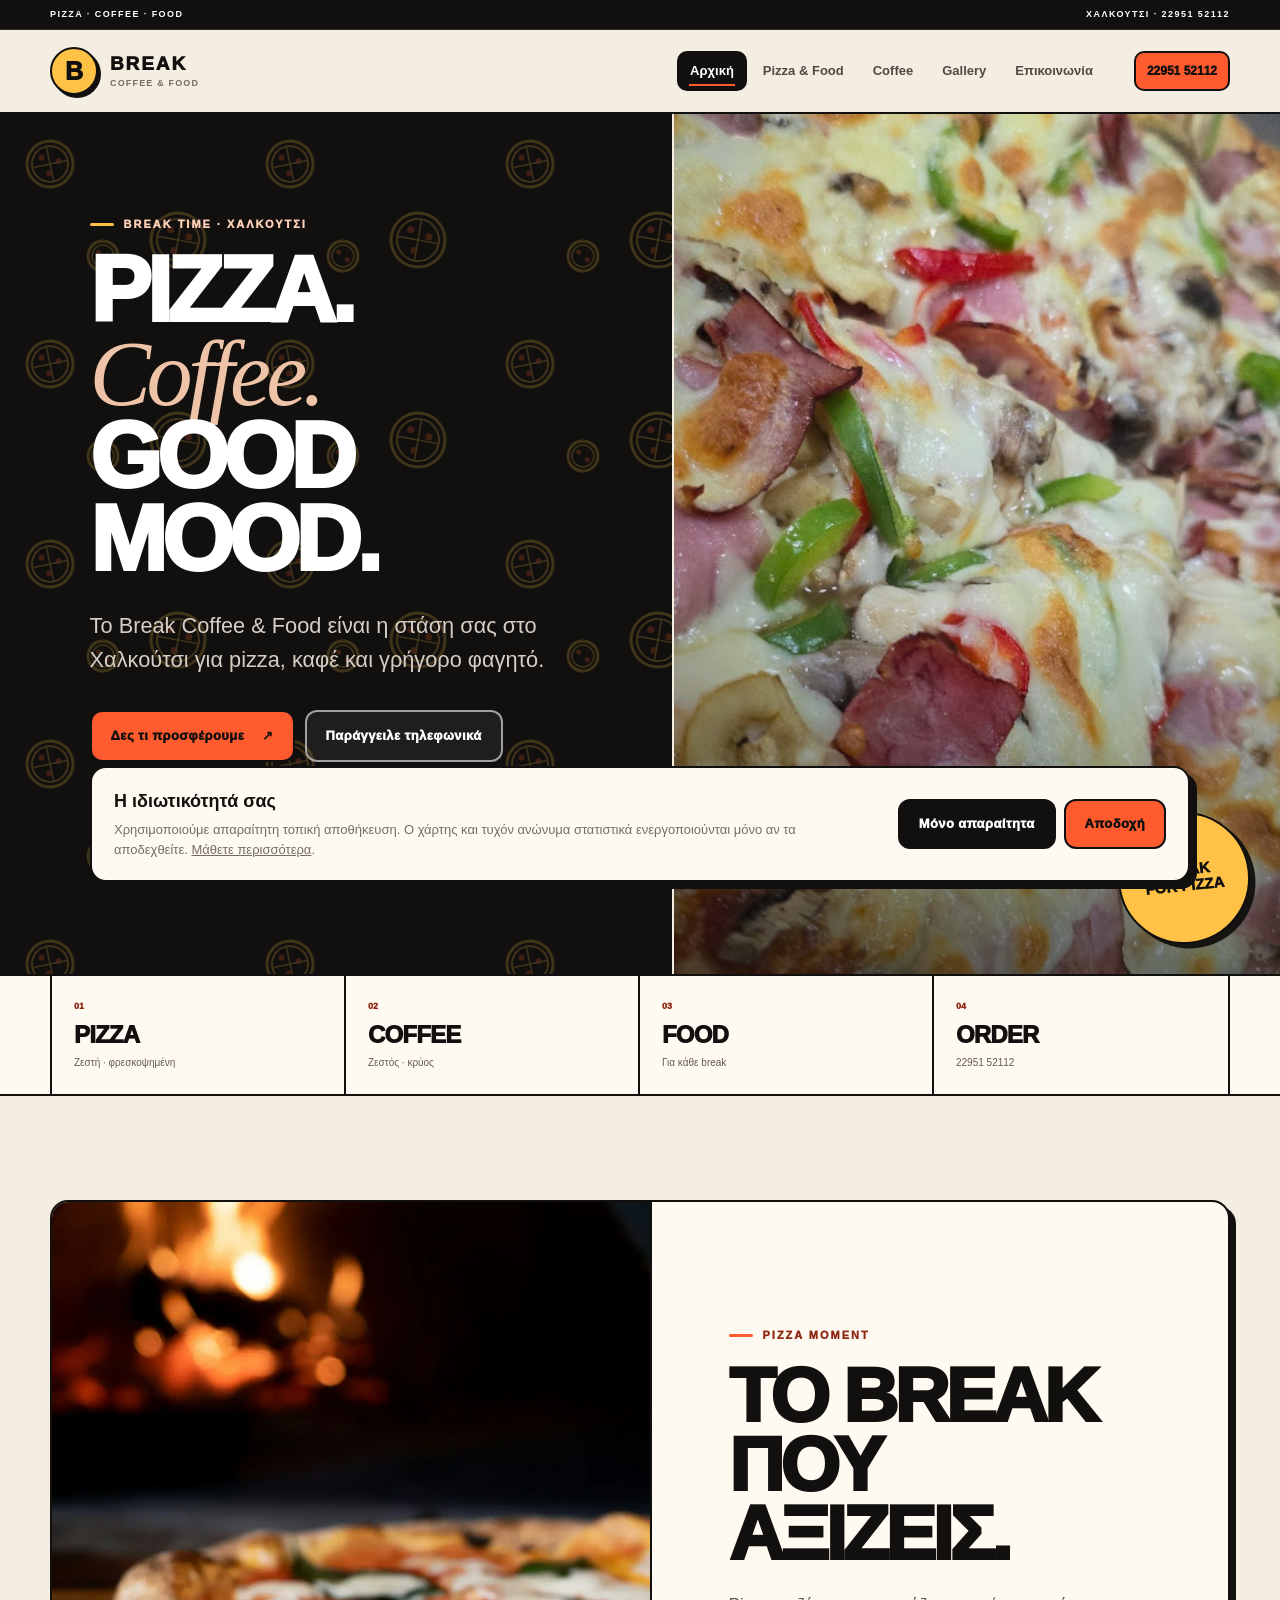
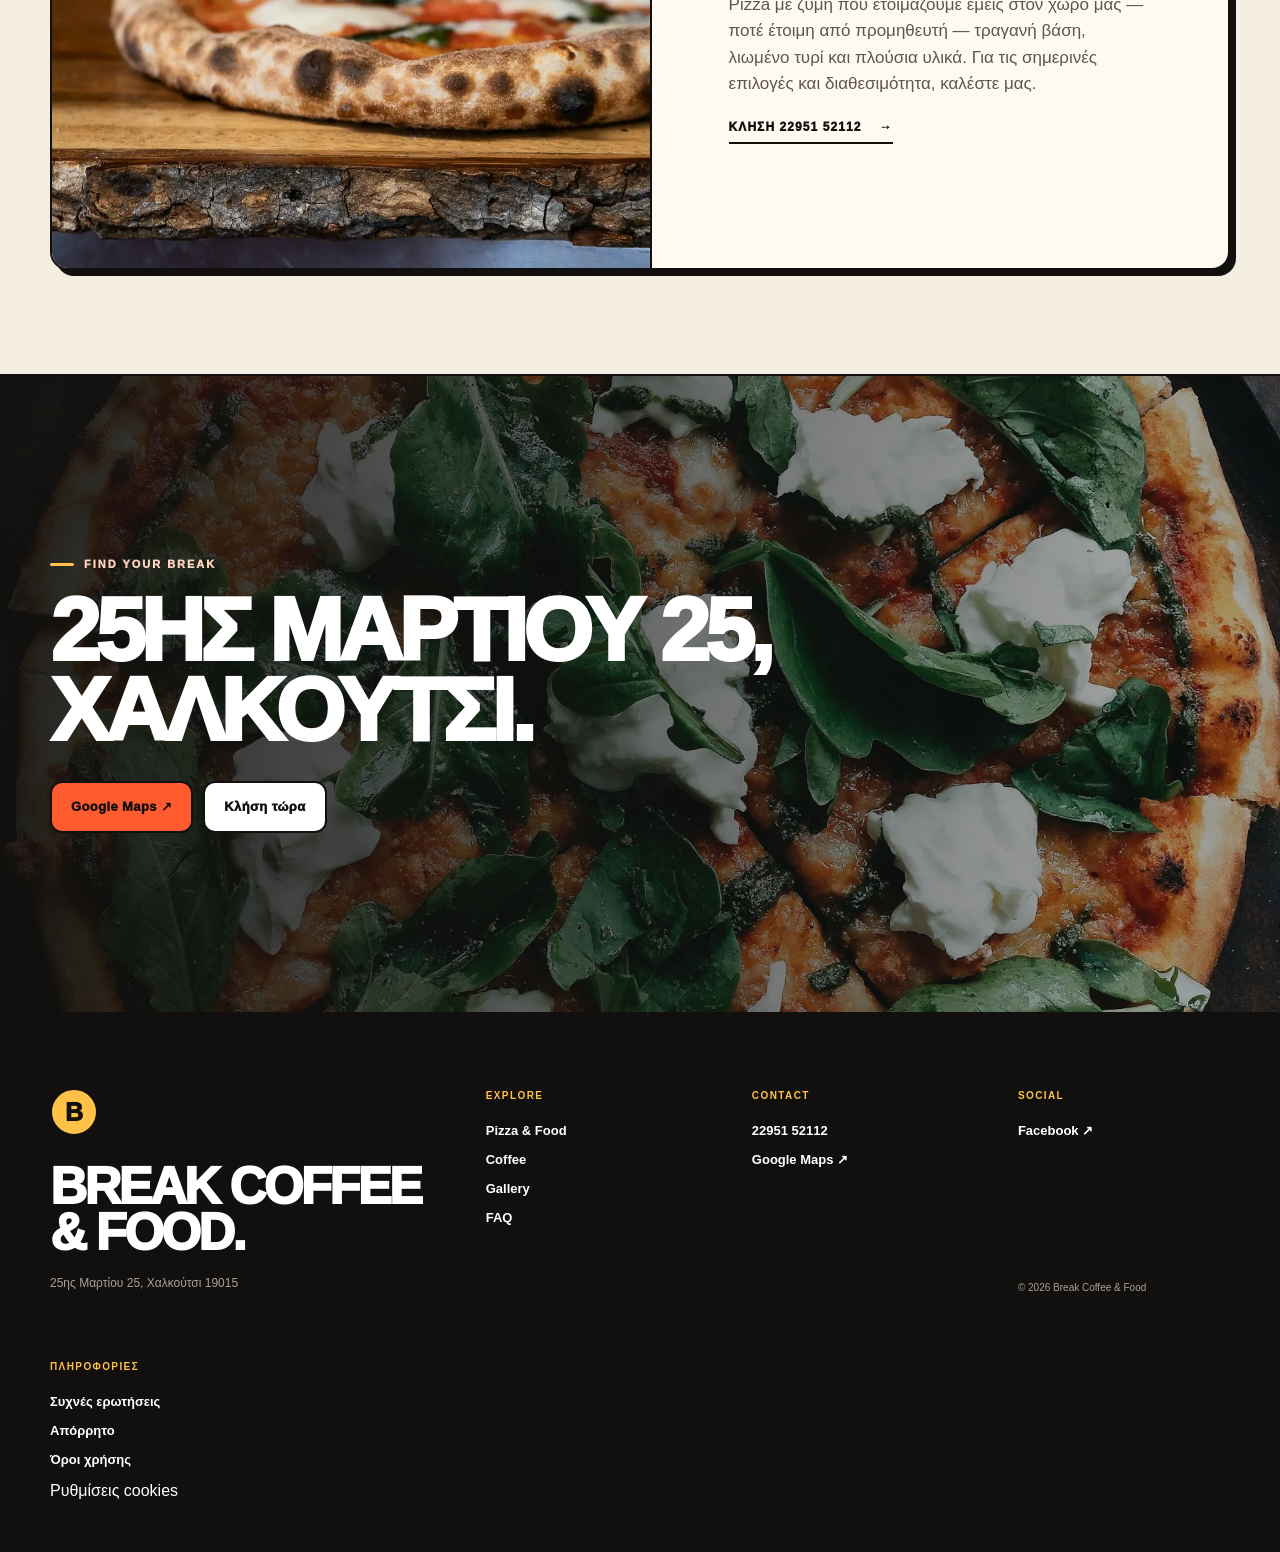
<file: index.html>
<!doctype html>
<html lang="el">
<head>
<meta charset="utf-8">
<meta name="viewport" content="width=device-width,initial-scale=1,viewport-fit=cover">
<meta name="theme-color" content="#17120f">
<title>Break Coffee &amp; Food | Pizza &amp; Coffee στο Χαλκούτσι</title>
<meta name="description" content="Break Coffee & Food στο Χαλκούτσι: pizza, καφές και φαγητό στην 25ης Μαρτίου 25. Καλέστε στο 22951 52112 για πληροφορίες και παραγγελίες.">
<meta name="robots" content="index,follow,max-image-preview:large">
<meta property="og:type" content="restaurant">
<meta property="og:locale" content="el_GR">
<meta property="og:site_name" content="Break Coffee & Food">
<meta property="og:title" content="Break Coffee & Food | Χαλκούτσι">
<meta property="og:description" content="Pizza, coffee & food στο Χαλκούτσι. 25ης Μαρτίου 25 · 22951 52112.">
<meta property="og:image" content="assets/images/break-originals/break-special-pizza.jpg">
<meta name="twitter:card" content="summary_large_image">
<link rel="icon" href="assets/icons/break-icon.svg">
<link rel="manifest" href="site.webmanifest">
<link rel="stylesheet" href="assets/css/styles.css">
<script type="application/ld+json">{"@context":"https://schema.org","@type":["Restaurant","CafeOrCoffeeShop"],"name":"Break Coffee & Food","telephone":"+30 22951 52112","image":"assets/images/break-stock/pizza-margherita.webp","servesCuisine":["Pizza","Coffee","Fast Food"],"address":{"@type":"PostalAddress","streetAddress":"25ης Μαρτίου 25","addressLocality":"Χαλκούτσι","postalCode":"19015","addressCountry":"GR"},"geo":{"@type":"GeoCoordinates","latitude":38.3318168,"longitude":23.7335785},"hasMap":"https://maps.app.goo.gl/ehyQrJEYoqwDDfWA9","sameAs":["https://www.facebook.com/p/Break-coffee-food-61578158137943/"]}</script>
</head>
<body class="home-page" data-page="index.html">
<div class="site-intro" data-site-intro role="status" aria-label="Το Break Coffee &amp; Food φορτώνει">
<div class="intro-pizza" aria-hidden="true">
<span></span><span></span><span></span><span></span>
</div>
<p class="intro-kicker">ΧΑΛΚΟΥΤΣΙ · 25ΗΣ ΜΑΡΤΙΟΥ 25</p>
<strong>BREAK</strong>
<small>COFFEE &amp; FOOD</small>
<div class="intro-progress" aria-hidden="true"><i></i></div>
</div>
<a class="skip-link" href="#main-content">Μετάβαση στο περιεχόμενο</a>
<header class="site-header" data-header>
<div class="utility-bar">
<div class="container utility-inner">
<span>PIZZA · COFFEE · FOOD</span>
<span>ΧΑΛΚΟΥΤΣΙ · 22951 52112</span>
</div>
</div>
<div class="container header-inner">
<a class="brand" href="index.html" aria-label="Break Coffee & Food - Αρχική">
<span class="brand-mark" aria-hidden="true">B</span>
<span class="brand-copy">
<strong>BREAK</strong>
<small>COFFEE &amp; FOOD</small>
</span>
</a>
<nav class="desktop-nav" aria-label="Κύρια πλοήγηση">
<a class="active" aria-current="page" href="index.html">Αρχική</a>
<a href="menu.html">Pizza &amp; Food</a>
<a href="drinks.html">Coffee</a>
<a href="gallery.html">Gallery</a>
<a href="contact.html">Επικοινωνία</a>
</nav>
<div class="header-actions">
<a class="header-call" href="tel:+302295152112">22951 52112</a>
<button class="menu-toggle" type="button" aria-expanded="false" aria-controls="mobile-menu" data-menu-toggle>
<span>
</span>
<span>
</span>
<span>
</span>
<b class="sr-only">Άνοιγμα μενού</b>
</button>
</div>
</div>
<div class="mobile-menu" id="mobile-menu" data-mobile-menu>
<a href="index.html">Αρχική</a>
<a href="menu.html">Pizza &amp; Food</a>
<a href="drinks.html">Coffee</a>
<a href="gallery.html">Gallery</a>
<a href="contact.html">Επικοινωνία</a>
<a class="mobile-menu-cta" href="tel:+302295152112">Κλήση τώρα ↗</a>
</div>
</header>
<main id="main-content">
<section class="home-hero">
<div class="hero-copy">
<p class="eyebrow light">BREAK TIME · ΧΑΛΚΟΥΤΣΙ</p>
<h1>Pizza.<br>
<em>Coffee.</em>
<br>Good mood.</h1>
<p class="hero-text">Το Break Coffee &amp; Food είναι η στάση σας στο Χαλκούτσι για pizza, καφέ και γρήγορο φαγητό.</p>
<div class="hero-actions">
<a class="btn btn-primary" href="menu.html">Δες τι προσφέρουμε <span>↗</span>
</a>
<a class="btn btn-ghost" href="tel:+302295152112">Παράγγειλε τηλεφωνικά</a>
</div>
<div class="hero-facts">
<span>
<b>ΔΙΕΥΘΥΝΣΗ</b>25ης Μαρτίου 25</span>
<span>
<b>ΠΕΡΙΟΧΗ</b>Χαλκούτσι 19015</span>
<span>
<b>ΤΗΛΕΦΩΝΟ</b>22951 52112</span>
</div>
</div>
<div class="hero-media">
<img src="assets/images/break-originals/break-special-pizza.jpg" alt="Pizza του Break με ζαμπόν, μανιτάρια και πιπεριές" width="640" height="640" fetchpriority="high">
<span class="hero-sticker">BREAK<br>FOR PIZZA</span>
</div>
</section>
<section class="category-strip">
<div class="container category-grid">
<a href="menu.html">
<span>01</span>
<strong>PIZZA</strong>
<small>Ζεστή · φρεσκοψημένη</small>
</a>
<a href="drinks.html">
<span>02</span>
<strong>COFFEE</strong>
<small>Ζεστός · κρύος</small>
</a>
<a href="menu.html#food">
<span>03</span>
<strong>FOOD</strong>
<small>Για κάθε break</small>
</a>
<a href="contact.html">
<span>04</span>
<strong>ORDER</strong>
<small>22951 52112</small>
</a>
</div>
</section>
<section class="split-feature container reveal">
<div class="split-image">
<img src="assets/images/break-stock/pizza-oven.webp" alt="Pizza μπροστά σε αναμμένο φούρνο" width="1800" height="1202" loading="lazy">
</div>
<div class="split-copy">
<p class="eyebrow">PIZZA MOMENT</p>
<h2>Το break που αξίζεις.</h2>
<p>Pizza με ζύμη που ετοιμάζουμε εμείς στον χώρο μας — ποτέ έτοιμη από προμηθευτή — τραγανή βάση, λιωμένο τυρί και πλούσια υλικά. Για τις σημερινές επιλογές και διαθεσιμότητα, καλέστε μας.</p>
<a class="text-link" href="tel:+302295152112">Κλήση 22951 52112 <span>→</span>
</a>
</div>
</section>
<section class="visit-banner">
<img src="assets/images/break-stock/pizza-table.webp" alt="Pizza με φρέσκα υλικά πάνω σε ξύλινο τραπέζι" width="1800" height="2400" loading="lazy">
<div class="visit-banner-overlay">
</div>
<div class="container visit-banner-copy">
<p class="eyebrow light">FIND YOUR BREAK</p>
<h2>25ης Μαρτίου 25,<br>Χαλκούτσι.</h2>
<div>
<a class="btn btn-primary" href="https://maps.app.goo.gl/ehyQrJEYoqwDDfWA9" target="_blank" rel="noopener noreferrer">Google Maps ↗</a>
<a class="btn btn-light" href="tel:+302295152112">Κλήση τώρα</a>
</div>
</div>
</section>
</main>
<footer class="site-footer">
<div class="container footer-grid">
<div class="footer-lead">
<span class="brand-mark">B</span>
<h2>Break Coffee<br>&amp; Food.</h2>
<p>25ης Μαρτίου 25, Χαλκούτσι 19015</p>
</div>
<div>
<h3>Explore</h3>
<a href="menu.html">Pizza &amp; Food</a>
<a href="drinks.html">Coffee</a>
<a href="gallery.html">Gallery</a>
<a href="faq.html">FAQ</a>
</div>
<div>
<h3>Contact</h3>
<a href="tel:+302295152112">22951 52112</a>
<a href="https://maps.app.goo.gl/ehyQrJEYoqwDDfWA9" target="_blank" rel="noopener noreferrer">Google Maps ↗</a>
</div>
<div>
<h3>Social</h3>
<a href="https://www.facebook.com/p/Break-coffee-food-61578158137943/" target="_blank" rel="noopener noreferrer">Facebook ↗</a>
<p class="footer-meta">© <span data-year>
</span> Break Coffee &amp; Food</p>
</div>
</div>
</footer>
<nav class="mobile-dock" aria-label="Κινητή πλοήγηση">
<a class="active" href="index.html">
<span>Αρχική</span>
</a>
<a href="menu.html">
<span>Pizza</span>
</a>
<a href="drinks.html">
<span>Coffee</span>
</a>
<a href="gallery.html">
<span>Gallery</span>
</a>
<a href="contact.html">
<span>Επικοινωνία</span>
</a>
</nav>
<script defer src="assets/js/app.js">
</script>
</body>
</html>
</file>
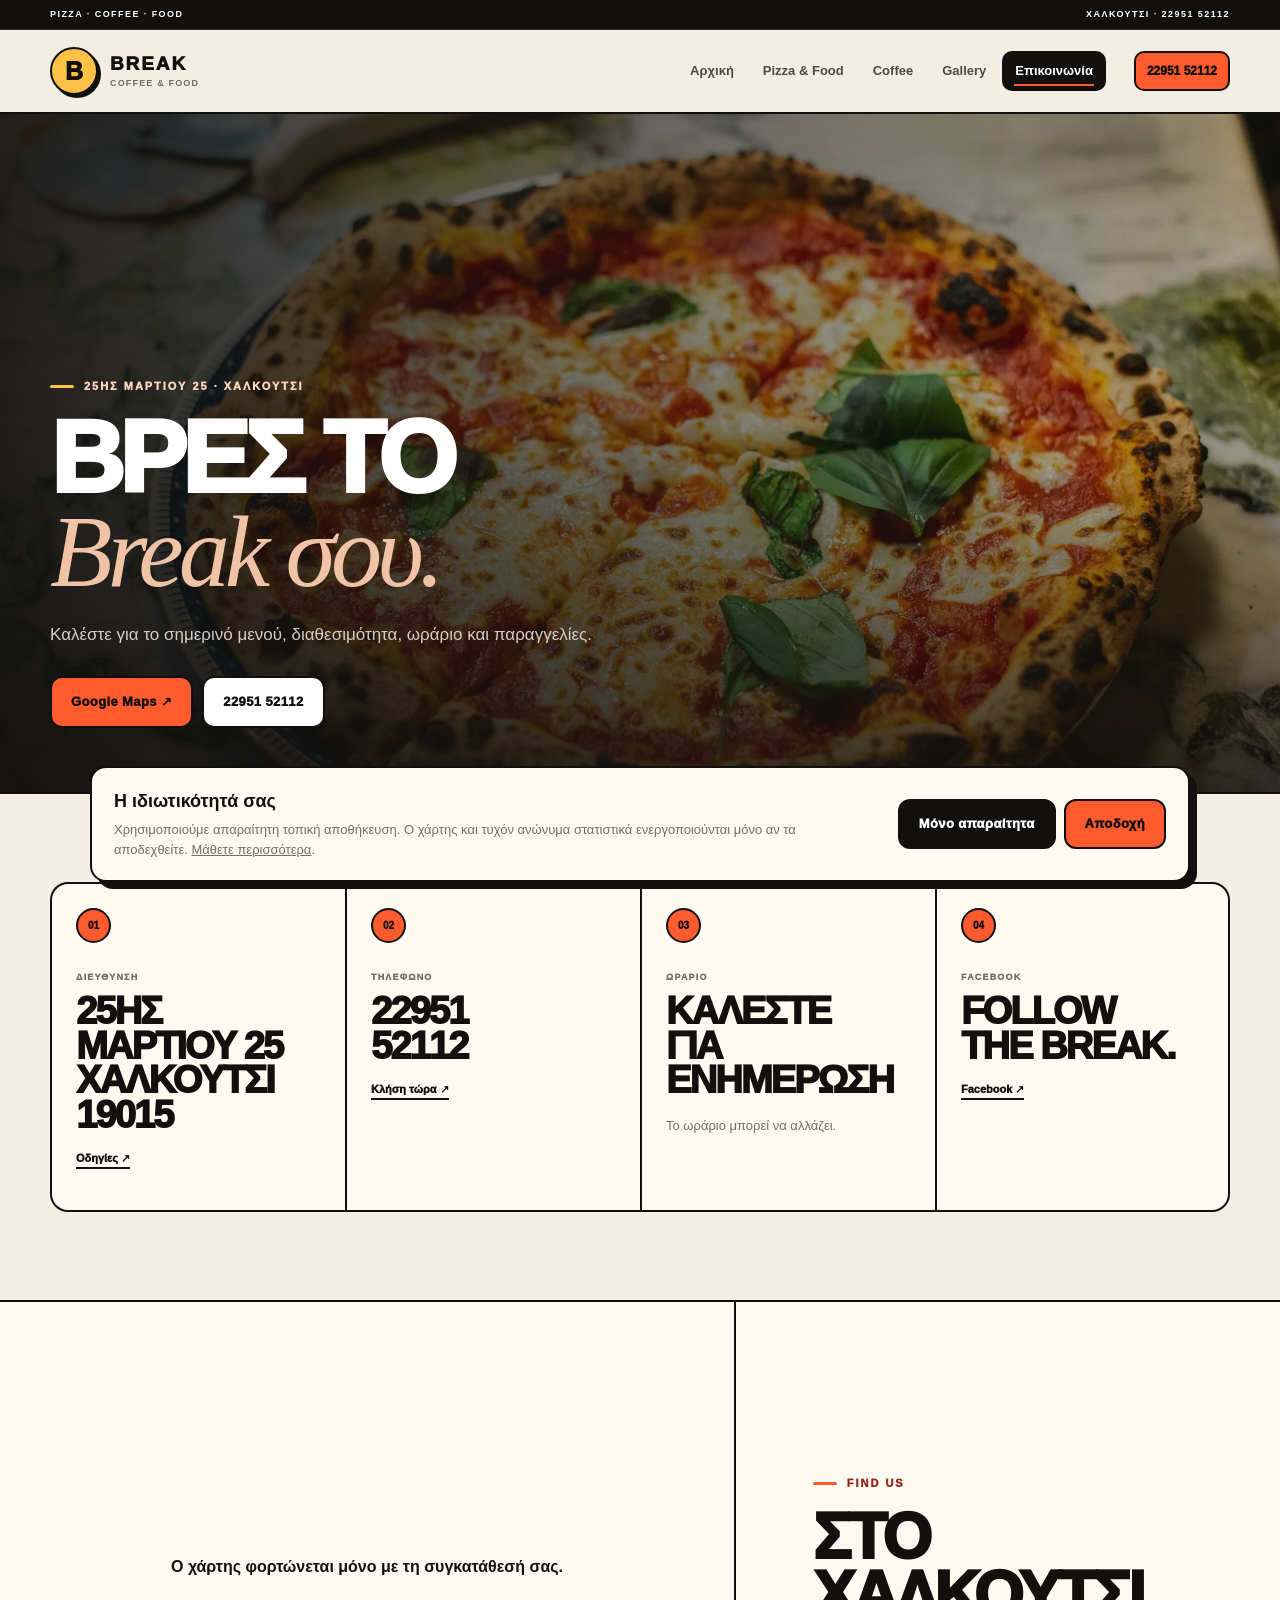
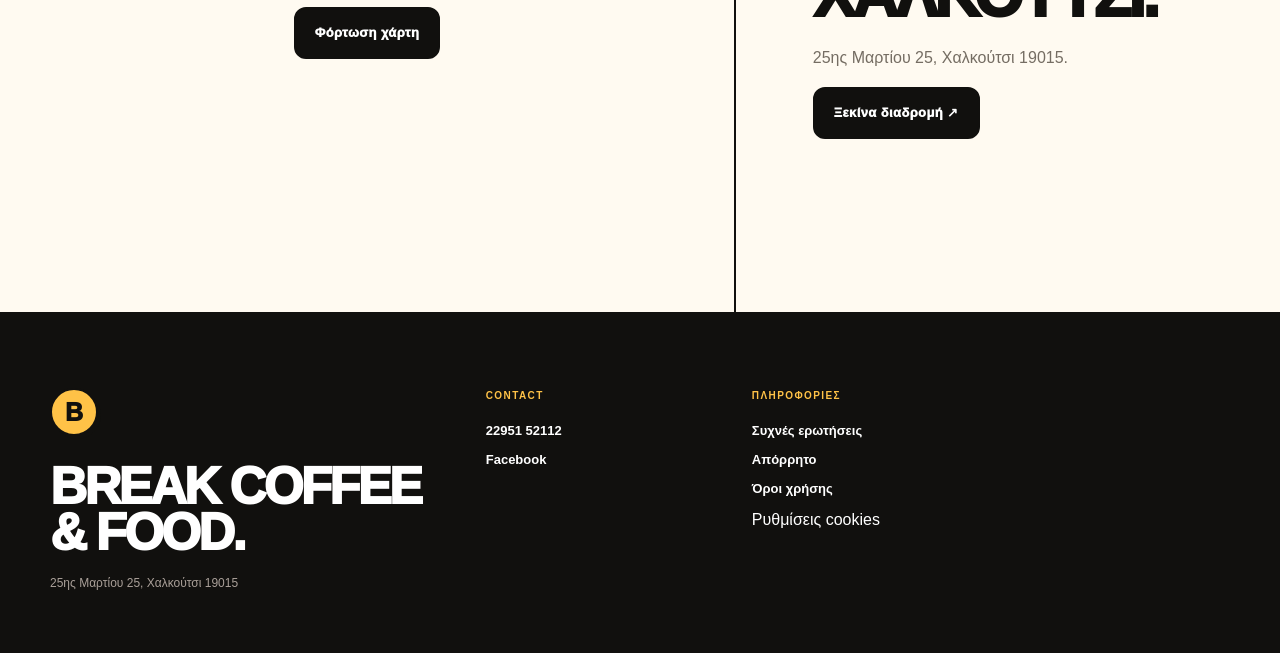
<file: contact.html>
<!doctype html><html lang="el"><head><meta charset="utf-8"><meta name="viewport" content="width=device-width,initial-scale=1,viewport-fit=cover"><title>Επικοινωνία | Break Coffee &amp; Food Χαλκούτσι</title><meta name="description" content="Break Coffee & Food, 25ης Μαρτίου 25, Χαλκούτσι 19015. Τηλέφωνο 22951 52112 και οδηγίες Google Maps."><meta name="robots" content="index,follow"><meta property="og:title" content="Επικοινωνία | Break Coffee & Food"><meta property="og:description" content="25ης Μαρτίου 25, Χαλκούτσι · 22951 52112"><meta property="og:image" content="assets/images/break-stock/pizza-margherita.webp"><link rel="icon" href="assets/icons/break-icon.svg"><link rel="manifest" href="site.webmanifest"><link rel="stylesheet" href="assets/css/styles.css"></head><body class="contact-page"><a class="skip-link" href="#main-content">Μετάβαση στο περιεχόμενο</a><header class="site-header" data-header><div class="utility-bar"><div class="container utility-inner"><span>PIZZA · COFFEE · FOOD</span><span>ΧΑΛΚΟΥΤΣΙ · 22951 52112</span></div></div><div class="container header-inner"><a class="brand" href="index.html"><span class="brand-mark">B</span><span class="brand-copy"><strong>BREAK</strong><small>COFFEE &amp; FOOD</small></span></a><nav class="desktop-nav"><a href="index.html">Αρχική</a><a href="menu.html">Pizza &amp; Food</a><a href="drinks.html">Coffee</a><a href="gallery.html">Gallery</a><a class="active" href="contact.html">Επικοινωνία</a></nav><div class="header-actions"><a class="header-call" href="tel:+302295152112">22951 52112</a><button class="menu-toggle" type="button" aria-expanded="false" aria-controls="mobile-menu" data-menu-toggle><span></span><span></span><span></span><b class="sr-only">Άνοιγμα μενού</b></button></div></div><div class="mobile-menu" id="mobile-menu" data-mobile-menu><a href="index.html">Αρχική</a><a href="menu.html">Pizza</a><a href="drinks.html">Coffee</a><a href="gallery.html">Gallery</a></div></header><main id="main-content"><section class="contact-hero"><div class="contact-hero-media"><img src="assets/images/break-stock/pizza-margherita.webp" alt="Stock φωτογραφία pizza για το Break Coffee & Food" width="1800" height="1202"></div><div class="container contact-hero-copy"><p class="eyebrow light">25ΗΣ ΜΑΡΤΙΟΥ 25 · ΧΑΛΚΟΥΤΣΙ</p><h1>Βρες το<br><em>Break σου.</em></h1><p>Καλέστε για το σημερινό μενού, διαθεσιμότητα, ωράριο και παραγγελίες.</p><div><a class="btn btn-primary" href="https://maps.app.goo.gl/ehyQrJEYoqwDDfWA9" target="_blank" rel="noopener noreferrer">Google Maps ↗</a><a class="btn btn-light" href="tel:+302295152112">22951 52112</a></div></div></section><section class="contact-cards container"><article><span>01</span><small>ΔΙΕΥΘΥΝΣΗ</small><h2>25ης Μαρτίου 25<br>Χαλκούτσι 19015</h2><a href="https://maps.app.goo.gl/ehyQrJEYoqwDDfWA9" target="_blank" rel="noopener noreferrer">Οδηγίες ↗</a></article><article><span>02</span><small>ΤΗΛΕΦΩΝΟ</small><h2>22951<br>52112</h2><a href="tel:+302295152112">Κλήση τώρα ↗</a></article><article><span>03</span><small>ΩΡΑΡΙΟ</small><h2>Καλέστε<br>για ενημέρωση</h2><p>Το ωράριο μπορεί να αλλάζει.</p></article><article><span>04</span><small>FACEBOOK</small><h2>Follow<br>the break.</h2><a href="https://www.facebook.com/p/Break-coffee-food-61578158137943/" target="_blank" rel="noopener noreferrer">Facebook ↗</a></article></section><section class="map-section"><div class="map-frame"><iframe loading="lazy" title="Χάρτης Break Coffee & Food στο Χαλκούτσι" data-map-src="https://www.google.com/maps?q=38.3318168,23.7335785&amp;z=16&amp;output=embed" allowfullscreen></iframe><div class="map-consent" data-map-consent><p>Ο χάρτης φορτώνεται μόνο με τη συγκατάθεσή σας.</p><button class="btn btn-dark" type="button" data-enable-map>Φόρτωση χάρτη</button></div></div><div class="map-copy"><p class="eyebrow">FIND US</p><h2>Στο Χαλκούτσι.</h2><p>25ης Μαρτίου 25, Χαλκούτσι 19015.</p><a class="btn btn-dark" href="https://maps.app.goo.gl/ehyQrJEYoqwDDfWA9" target="_blank" rel="noopener noreferrer">Ξεκίνα διαδρομή ↗</a></div></section></main><footer class="site-footer"><div class="container footer-grid"><div class="footer-lead"><span class="brand-mark">B</span><h2>Break Coffee &amp; Food.</h2><p>25ης Μαρτίου 25, Χαλκούτσι 19015</p></div><div><h3>Contact</h3><a href="tel:+302295152112">22951 52112</a><a href="https://www.facebook.com/p/Break-coffee-food-61578158137943/">Facebook</a></div></div></footer><script defer src="assets/js/app.js"></script></body></html>
</file>
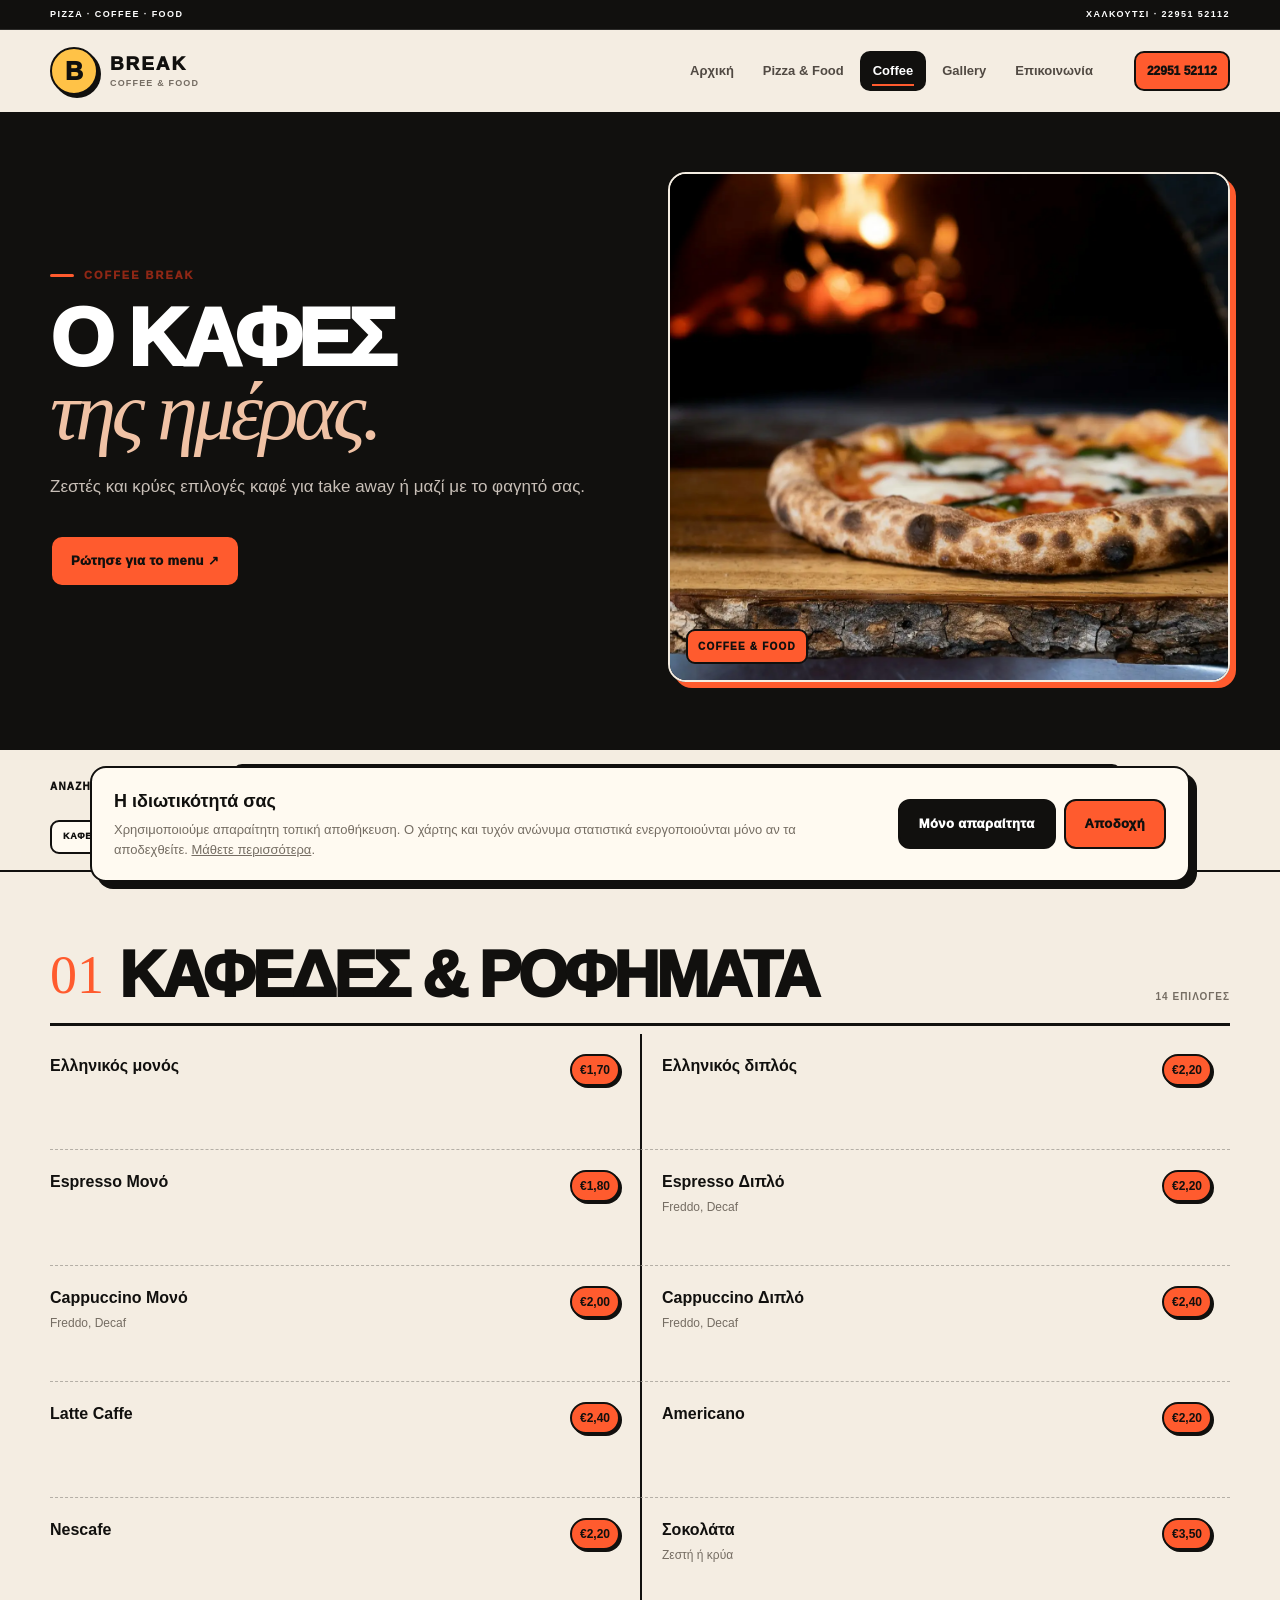
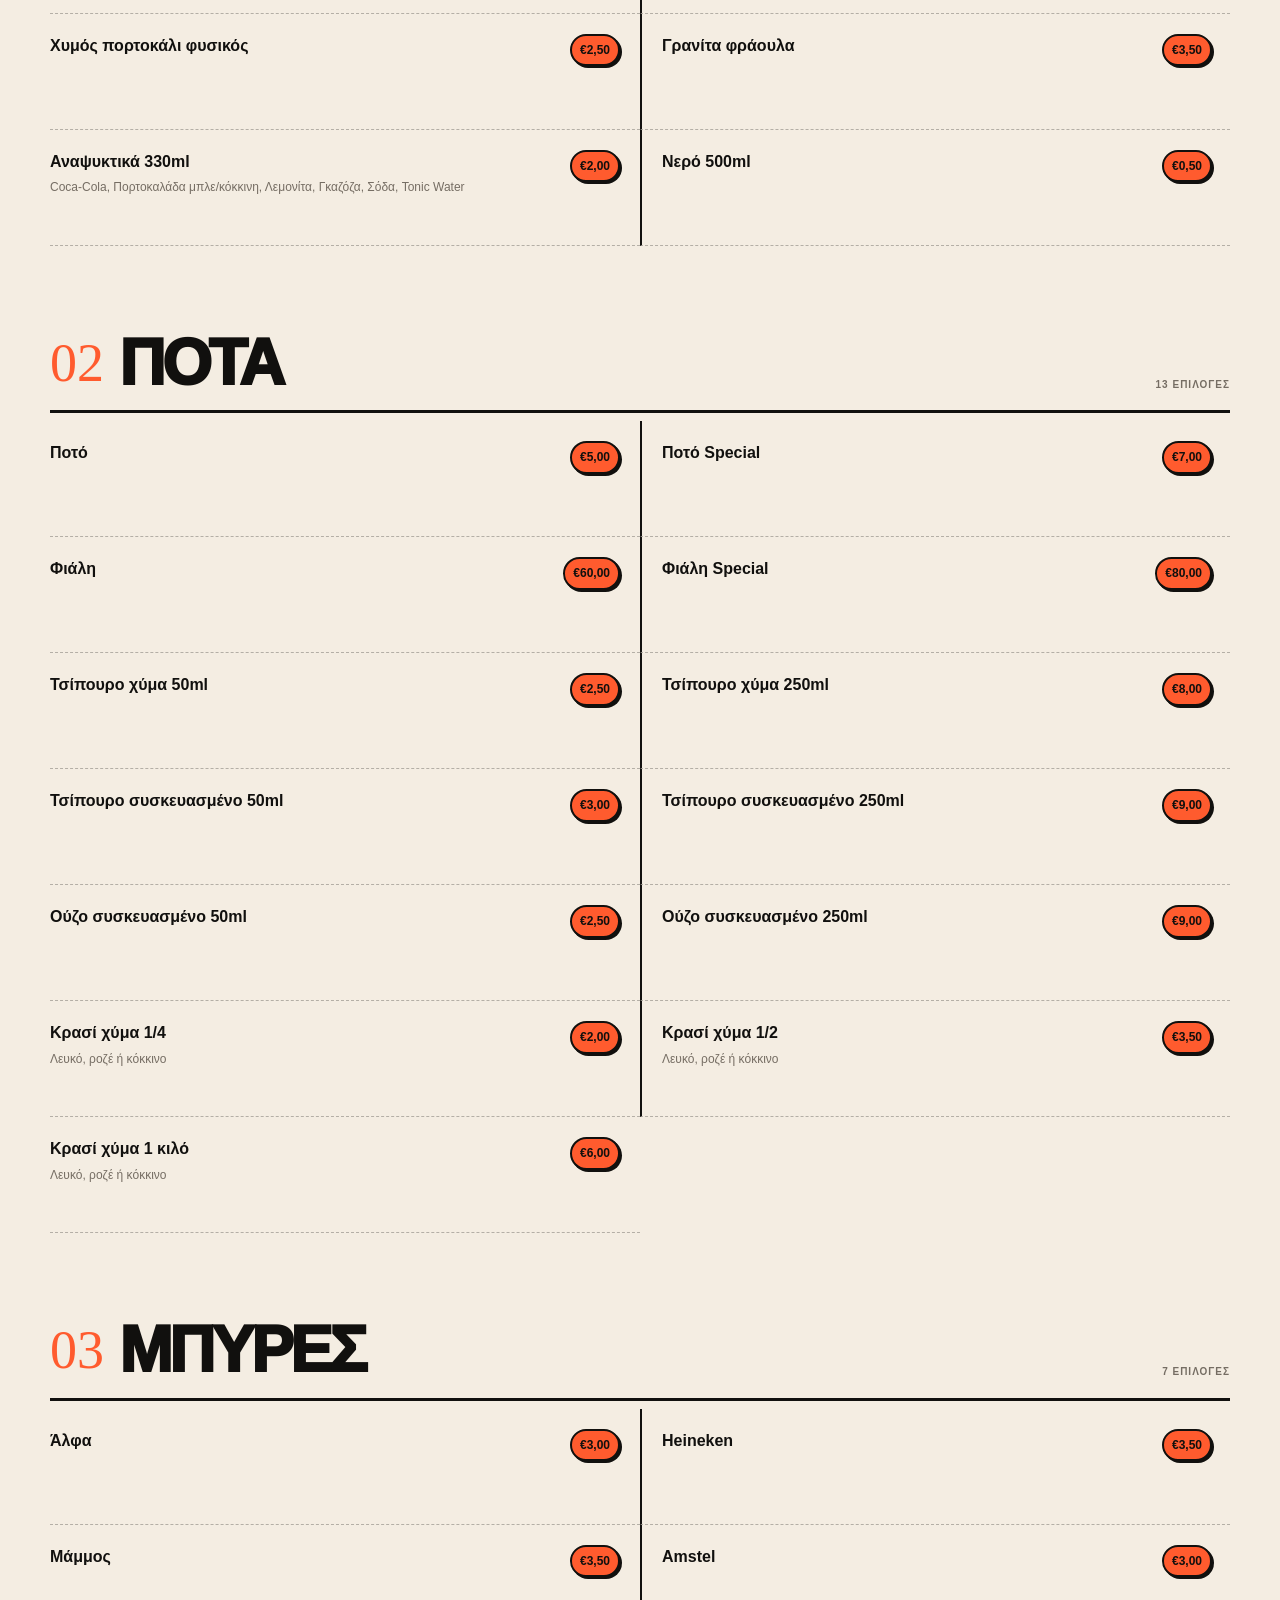
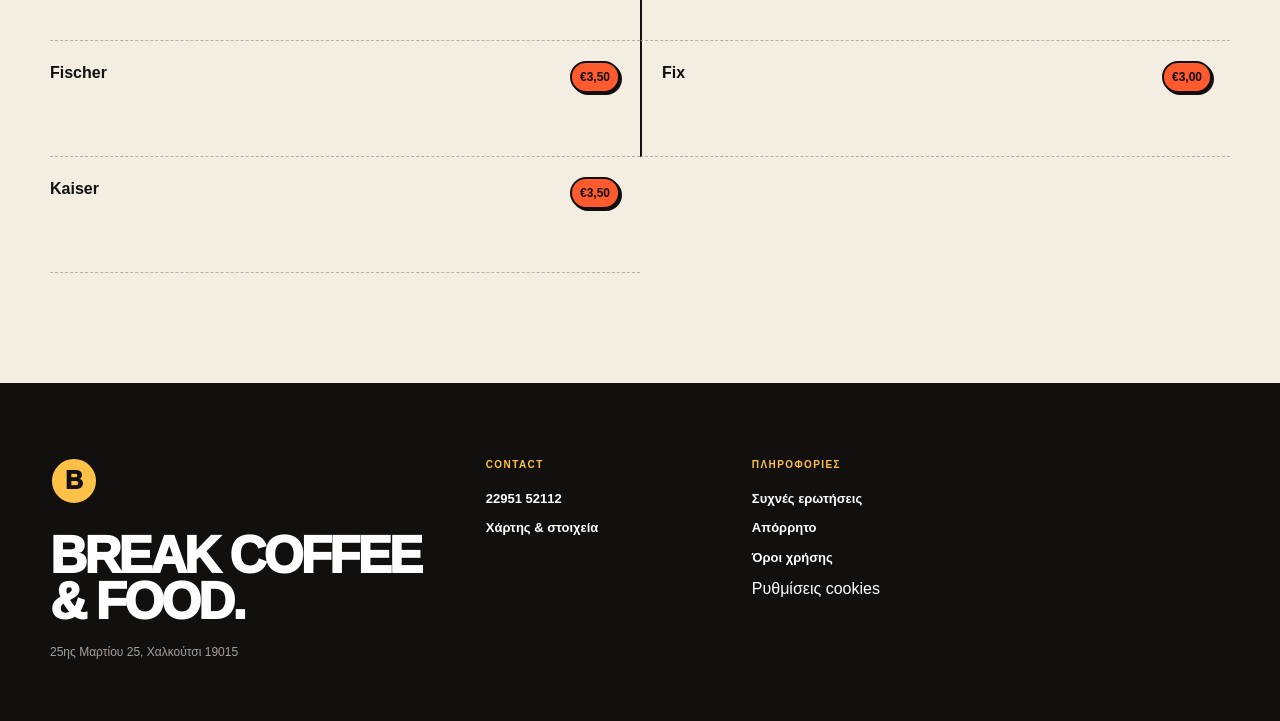
<file: drinks.html>
<!doctype html>
<html lang="el">
<head>
<meta charset="utf-8">
<meta name="viewport" content="width=device-width,initial-scale=1,viewport-fit=cover">
<title>Coffee | Break Coffee &amp; Food Χαλκούτσι</title>
<meta name="description" content="Ζεστός και κρύος καφές από το Break Coffee & Food στην 25ης Μαρτίου 25, Χαλκούτσι.">
<meta name="robots" content="index,follow">
<meta property="og:title" content="Coffee | Break Coffee & Food">
<meta property="og:description" content="Coffee & food στο Χαλκούτσι.">
<meta property="og:image" content="assets/images/break-stock/pizza-margherita.webp">
<link rel="icon" href="assets/icons/break-icon.svg">
<link rel="manifest" href="site.webmanifest">
<link rel="stylesheet" href="assets/css/styles.css">
</head>
<body class="menu-page">
<a class="skip-link" href="#main-content">Μετάβαση στο περιεχόμενο</a>
<header class="site-header" data-header>
<div class="utility-bar">
<div class="container utility-inner">
<span>PIZZA · COFFEE · FOOD</span>
<span>ΧΑΛΚΟΥΤΣΙ · 22951 52112</span>
</div>
</div>
<div class="container header-inner">
<a class="brand" href="index.html">
<span class="brand-mark">B</span>
<span class="brand-copy">
<strong>BREAK</strong>
<small>COFFEE &amp; FOOD</small>
</span>
</a>
<nav class="desktop-nav">
<a href="index.html">Αρχική</a>
<a href="menu.html">Pizza &amp; Food</a>
<a class="active" href="drinks.html">Coffee</a>
<a href="gallery.html">Gallery</a>
<a href="contact.html">Επικοινωνία</a>
</nav>
<div class="header-actions">
<a class="header-call" href="tel:+302295152112">22951 52112</a>
<button class="menu-toggle" type="button" aria-expanded="false" aria-controls="mobile-menu" data-menu-toggle>
<span>
</span>
<span>
</span>
<span>
</span>
<b class="sr-only">Άνοιγμα μενού</b>
</button>
</div>
</div>
<div class="mobile-menu" id="mobile-menu" data-mobile-menu>
<a href="index.html">Αρχική</a>
<a href="menu.html">Pizza &amp; Food</a>
<a href="drinks.html">Coffee</a>
<a href="gallery.html">Gallery</a>
<a href="contact.html">Επικοινωνία</a>
</div>
</header>
<main id="main-content">
<section class="menu-hero">
<div class="container menu-hero-grid">
<div>
<p class="eyebrow">COFFEE BREAK</p>
<h1>Ο καφές<br>
<em>της ημέρας.</em>
</h1>
<p>Ζεστές και κρύες επιλογές καφέ για take away ή μαζί με το φαγητό σας.</p>
<a class="btn btn-primary" href="tel:+302295152112">Ρώτησε για το menu ↗</a>
</div>
<div class="menu-hero-image">
<img src="assets/images/break-stock/pizza-oven.webp" alt="Pizza δίπλα στον φούρνο ως συνοδευτικό για το coffee break" width="1800" height="1202">
<span>COFFEE &amp; FOOD</span>
</div>
</div>
</section>
<section class="menu-tools" id="menu-list">
<div class="container">
<div class="menu-search">
<label for="menu-search-input">Αναζήτηση στο menu</label>
<div>
<input id="menu-search-input" type="search" placeholder="π.χ. espresso, μπύρα, κρασί..." autocomplete="off" data-menu-search>
<button type="button" data-clear-search aria-label="Καθαρισμός αναζήτησης">×</button>
</div>
<p aria-live="polite" data-search-status></p>
</div>
<nav class="category-chips" aria-label="Κατηγορίες">
<a href="#coffee" data-category-link>ΚΑΦΕΔΕΣ &amp; ΡΟΦΗΜΑΤΑ</a>
<a href="#drinks" data-category-link>ΠΟΤΑ</a>
<a href="#beers" data-category-link>ΜΠΥΡΕΣ</a>
</nav>
</div>
</section>
<div class="container menu-page-layout">

<section class="menu-section reveal" id="coffee" data-menu-section>
<div class="menu-section-title"><div><span>01</span><h2>ΚΑΦΕΔΕΣ &amp; ΡΟΦΗΜΑΤΑ</h2></div><small>14 επιλογές</small></div>
<div class="menu-items">
<article class="menu-item" data-menu-item><div><h3>Ελληνικός μονός</h3></div><strong>€1,70</strong></article>
<article class="menu-item" data-menu-item><div><h3>Ελληνικός διπλός</h3></div><strong>€2,20</strong></article>
<article class="menu-item" data-menu-item><div><h3>Espresso Μονό</h3></div><strong>€1,80</strong></article>
<article class="menu-item" data-menu-item><div><h3>Espresso Διπλό</h3><p>Freddo, Decaf</p></div><strong>€2,20</strong></article>
<article class="menu-item" data-menu-item><div><h3>Cappuccino Μονό</h3><p>Freddo, Decaf</p></div><strong>€2,00</strong></article>
<article class="menu-item" data-menu-item><div><h3>Cappuccino Διπλό</h3><p>Freddo, Decaf</p></div><strong>€2,40</strong></article>
<article class="menu-item" data-menu-item><div><h3>Latte Caffe</h3></div><strong>€2,40</strong></article>
<article class="menu-item" data-menu-item><div><h3>Americano</h3></div><strong>€2,20</strong></article>
<article class="menu-item" data-menu-item><div><h3>Nescafe</h3></div><strong>€2,20</strong></article>
<article class="menu-item" data-menu-item><div><h3>Σοκολάτα</h3><p>Ζεστή ή κρύα</p></div><strong>€3,50</strong></article>
<article class="menu-item" data-menu-item><div><h3>Χυμός πορτοκάλι φυσικός</h3></div><strong>€2,50</strong></article>
<article class="menu-item" data-menu-item><div><h3>Γρανίτα φράουλα</h3></div><strong>€3,50</strong></article>
<article class="menu-item" data-menu-item><div><h3>Αναψυκτικά 330ml</h3><p>Coca-Cola, Πορτοκαλάδα μπλε/κόκκινη, Λεμονίτα, Γκαζόζα, Σόδα, Tonic Water</p></div><strong>€2,00</strong></article>
<article class="menu-item" data-menu-item><div><h3>Νερό 500ml</h3></div><strong>€0,50</strong></article>
</div>
</section>

<section class="menu-section reveal" id="drinks" data-menu-section>
<div class="menu-section-title"><div><span>02</span><h2>ΠΟΤΑ</h2></div><small>13 επιλογές</small></div>
<div class="menu-items">
<article class="menu-item" data-menu-item><div><h3>Ποτό</h3></div><strong>€5,00</strong></article>
<article class="menu-item" data-menu-item><div><h3>Ποτό Special</h3></div><strong>€7,00</strong></article>
<article class="menu-item" data-menu-item><div><h3>Φιάλη</h3></div><strong>€60,00</strong></article>
<article class="menu-item" data-menu-item><div><h3>Φιάλη Special</h3></div><strong>€80,00</strong></article>
<article class="menu-item" data-menu-item><div><h3>Τσίπουρο χύμα 50ml</h3></div><strong>€2,50</strong></article>
<article class="menu-item" data-menu-item><div><h3>Τσίπουρο χύμα 250ml</h3></div><strong>€8,00</strong></article>
<article class="menu-item" data-menu-item><div><h3>Τσίπουρο συσκευασμένο 50ml</h3></div><strong>€3,00</strong></article>
<article class="menu-item" data-menu-item><div><h3>Τσίπουρο συσκευασμένο 250ml</h3></div><strong>€9,00</strong></article>
<article class="menu-item" data-menu-item><div><h3>Ούζο συσκευασμένο 50ml</h3></div><strong>€2,50</strong></article>
<article class="menu-item" data-menu-item><div><h3>Ούζο συσκευασμένο 250ml</h3></div><strong>€9,00</strong></article>
<article class="menu-item" data-menu-item><div><h3>Κρασί χύμα 1/4</h3><p>Λευκό, ροζέ ή κόκκινο</p></div><strong>€2,00</strong></article>
<article class="menu-item" data-menu-item><div><h3>Κρασί χύμα 1/2</h3><p>Λευκό, ροζέ ή κόκκινο</p></div><strong>€3,50</strong></article>
<article class="menu-item" data-menu-item><div><h3>Κρασί χύμα 1 κιλό</h3><p>Λευκό, ροζέ ή κόκκινο</p></div><strong>€6,00</strong></article>
</div>
</section>

<section class="menu-section reveal" id="beers" data-menu-section>
<div class="menu-section-title"><div><span>03</span><h2>ΜΠΥΡΕΣ</h2></div><small>7 επιλογές</small></div>
<div class="menu-items">
<article class="menu-item" data-menu-item><div><h3>Άλφα</h3></div><strong>€3,00</strong></article>
<article class="menu-item" data-menu-item><div><h3>Heineken</h3></div><strong>€3,50</strong></article>
<article class="menu-item" data-menu-item><div><h3>Μάμμος</h3></div><strong>€3,50</strong></article>
<article class="menu-item" data-menu-item><div><h3>Amstel</h3></div><strong>€3,00</strong></article>
<article class="menu-item" data-menu-item><div><h3>Fischer</h3></div><strong>€3,50</strong></article>
<article class="menu-item" data-menu-item><div><h3>Fix</h3></div><strong>€3,00</strong></article>
<article class="menu-item" data-menu-item><div><h3>Kaiser</h3></div><strong>€3,50</strong></article>
</div>
</section>

<div class="menu-empty" data-menu-empty hidden><h3>Δεν βρέθηκε κάτι.</h3><p>Δοκιμάστε άλλη λέξη ή καθαρίστε την αναζήτηση.</p><button class="btn btn-dark" type="button" data-clear-search>Καθαρισμός</button></div>
</div>
</main>
<footer class="site-footer">
<div class="container footer-grid">
<div class="footer-lead">
<span class="brand-mark">B</span>
<h2>Break Coffee &amp; Food.</h2>
<p>25ης Μαρτίου 25, Χαλκούτσι 19015</p>
</div>
<div>
<h3>Contact</h3>
<a href="tel:+302295152112">22951 52112</a>
<a href="contact.html">Χάρτης &amp; στοιχεία</a>
</div>
</div>
</footer>
<script defer src="assets/js/app.js">
</script>
</body>
</html>
</file>
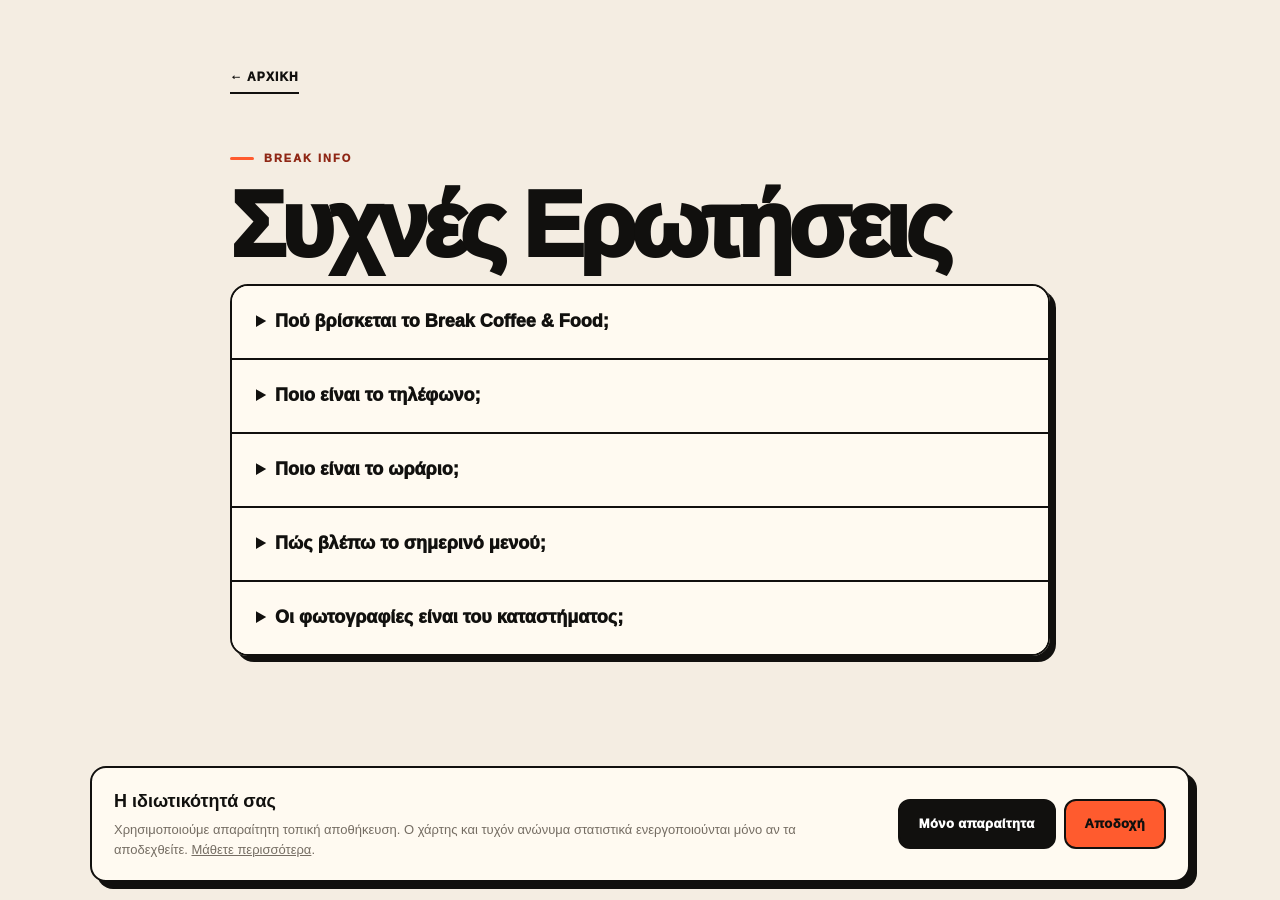
<file: faq.html>
<!doctype html><html lang="el"><head><meta charset="utf-8"><meta name="viewport" content="width=device-width,initial-scale=1"><title>Συχνές Ερωτήσεις | Break Coffee &amp; Food</title><meta name="description" content="Απαντήσεις για το Break Coffee & Food στο Χαλκούτσι: τοποθεσία, επικοινωνία, ωράριο και μενού."><meta name="robots" content="index,follow"><link rel="icon" href="assets/icons/break-icon.svg"><link rel="stylesheet" href="assets/css/styles.css"><script type="application/ld+json">{"@context":"https://schema.org","@type":"FAQPage","mainEntity":[{"@type":"Question","name":"Πού βρίσκεται το Break Coffee & Food;","acceptedAnswer":{"@type":"Answer","text":"Στην 25ης Μαρτίου 25, Χαλκούτσι 19015."}},{"@type":"Question","name":"Ποιο είναι το τηλέφωνο;","acceptedAnswer":{"@type":"Answer","text":"22951 52112."}},{"@type":"Question","name":"Πώς μαθαίνω το σημερινό μενού και ωράριο;","acceptedAnswer":{"@type":"Answer","text":"Καλέστε στο 22951 52112 για τις διαθέσιμες επιλογές, τιμές και το τρέχον ωράριο."}}]}</script></head><body class="legal-page"><a class="skip-link" href="#main-content">Μετάβαση στο περιεχόμενο</a><main id="main-content" class="legal-wrap"><a class="text-link" href="index.html">← Αρχική</a><p class="eyebrow">BREAK INFO</p><h1>Συχνές Ερωτήσεις</h1><div class="faq-list"><details><summary>Πού βρίσκεται το Break Coffee &amp; Food;</summary><p>Στην 25ης Μαρτίου 25, Χαλκούτσι 19015. <a href="https://maps.app.goo.gl/ehyQrJEYoqwDDfWA9">Άνοιγμα Google Maps.</a></p></details><details><summary>Ποιο είναι το τηλέφωνο;</summary><p><a href="tel:+302295152112">22951 52112</a>.</p></details><details><summary>Ποιο είναι το ωράριο;</summary><p>Καλέστε στο κατάστημα για το τρέχον ωράριο.</p></details><details><summary>Πώς βλέπω το σημερινό μενού;</summary><p>Οι επιλογές και οι τιμές μπορεί να αλλάζουν. Καλέστε στο 22951 52112 για ενημέρωση.</p></details><details><summary>Οι φωτογραφίες είναι του καταστήματος;</summary><p>Οι φωτογραφίες pizza της ιστοσελίδας είναι αδειοδοτημένες stock φωτογραφίες και χρησιμοποιούνται ως οπτική παρουσίαση.</p></details></div></main><script defer src="assets/js/app.js"></script></body></html>
</file>
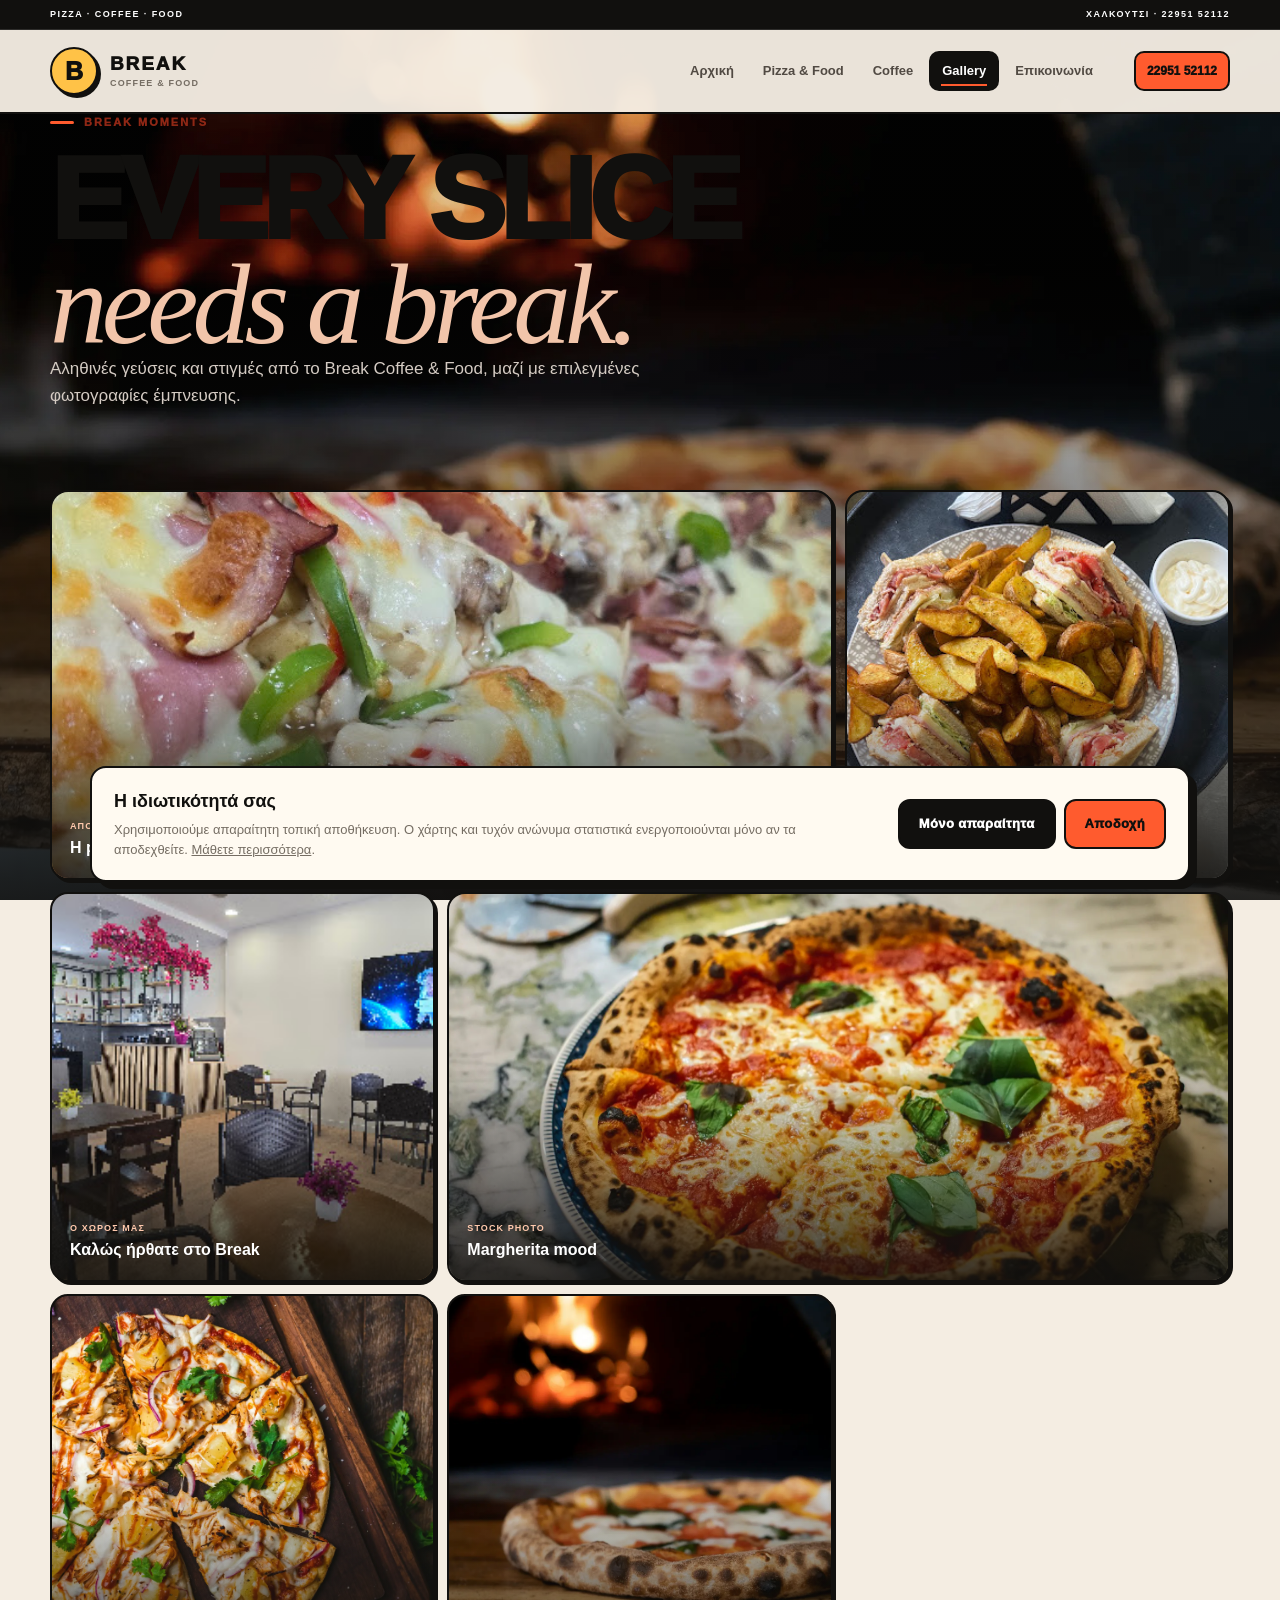
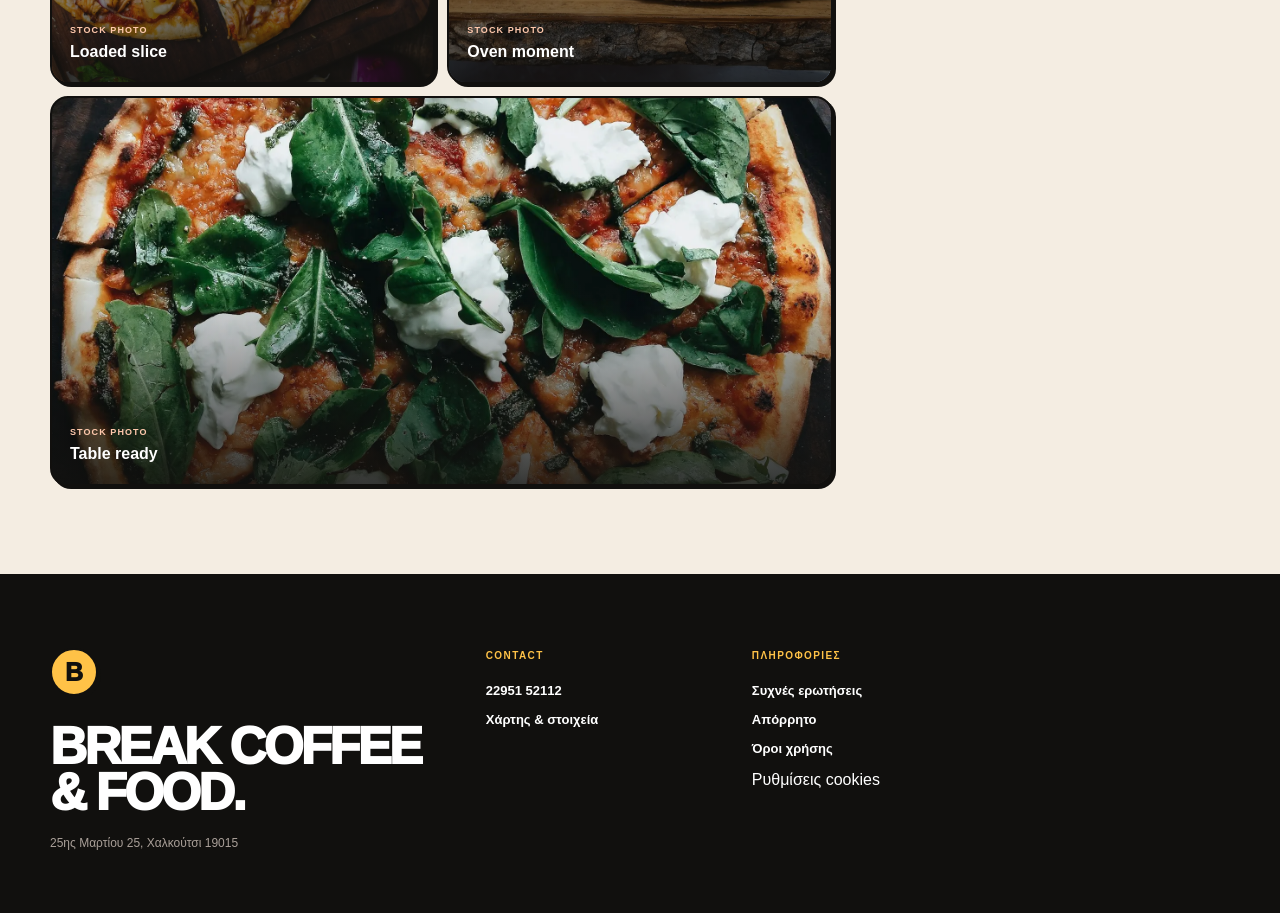
<file: gallery.html>
<!doctype html>
<html lang="el">
<head>
<meta charset="utf-8">
<meta name="viewport" content="width=device-width,initial-scale=1,viewport-fit=cover">
<title>Pizza Gallery | Break Coffee &amp; Food</title>
<meta name="description" content="Φωτογραφίες από το Break Coffee & Food στο Χαλκούτσι: pizza, club sandwich και ο πραγματικός χώρος του καταστήματος.">
<meta name="robots" content="index,follow,max-image-preview:large">
<meta property="og:title" content="Pizza Gallery | Break Coffee & Food">
<meta property="og:image" content="assets/images/break-originals/break-special-pizza.jpg">
<link rel="icon" href="assets/icons/break-icon.svg">
<link rel="manifest" href="site.webmanifest">
<link rel="stylesheet" href="assets/css/styles.css">
</head>
<body class="gallery-page">
<a class="skip-link" href="#main-content">Μετάβαση στο περιεχόμενο</a>
<header class="site-header" data-header>
<div class="utility-bar">
<div class="container utility-inner">
<span>PIZZA · COFFEE · FOOD</span>
<span>ΧΑΛΚΟΥΤΣΙ · 22951 52112</span>
</div>
</div>
<div class="container header-inner">
<a class="brand" href="index.html">
<span class="brand-mark">B</span>
<span class="brand-copy">
<strong>BREAK</strong>
<small>COFFEE &amp; FOOD</small>
</span>
</a>
<nav class="desktop-nav">
<a href="index.html">Αρχική</a>
<a href="menu.html">Pizza &amp; Food</a>
<a href="drinks.html">Coffee</a>
<a class="active" href="gallery.html">Gallery</a>
<a href="contact.html">Επικοινωνία</a>
</nav>
<div class="header-actions">
<a class="header-call" href="tel:+302295152112">22951 52112</a>
<button class="menu-toggle" type="button" aria-expanded="false" aria-controls="mobile-menu" data-menu-toggle>
<span>
</span>
<span>
</span>
<span>
</span>
<b class="sr-only">Άνοιγμα μενού</b>
</button>
</div>
</div>
<div class="mobile-menu" id="mobile-menu" data-mobile-menu>
<a href="index.html">Αρχική</a>
<a href="menu.html">Pizza</a>
<a href="drinks.html">Coffee</a>
<a href="contact.html">Επικοινωνία</a>
</div>
</header>
<main id="main-content">
<section class="gallery-hero">
<div class="container">
<p class="eyebrow">BREAK MOMENTS</p>
<h1>Every slice<br>
<em>needs a break.</em>
</h1>
<p>Αληθινές γεύσεις και στιγμές από το Break Coffee &amp; Food, μαζί με επιλεγμένες φωτογραφίες έμπνευσης.</p>
</div>
</section>
<section class="gallery-grid container">
<button class="gallery-card gallery-card--wide" type="button" data-gallery-item>
<img src="assets/images/break-originals/break-special-pizza.jpg" alt="Pizza του Break με ζαμπόν, μανιτάρια και πιπεριές" width="640" height="640">
<span><small>Από το Break</small><strong>Η pizza μας</strong></span>
</button>
<button class="gallery-card" type="button" data-gallery-item>
<img src="assets/images/break-originals/club-sandwich-potatoes.jpg" alt="Club sandwich με πατάτες και συνοδευτική σως στο Break" width="344" height="448">
<span><small>Από το Break</small><strong>Club sandwich &amp; πατάτες</strong></span>
</button>
<button class="gallery-card" type="button" data-gallery-item>
<img src="assets/images/break-originals/break-interior.jpg" alt="Ο εσωτερικός χώρος του Break Coffee and Food στο Χαλκούτσι" width="224" height="298">
<span><small>Ο χώρος μας</small><strong>Καλώς ήρθατε στο Break</strong></span>
</button>
<button class="gallery-card gallery-card--wide" type="button" data-gallery-item>
<img src="assets/images/break-stock/pizza-margherita.webp" alt="Stock φωτογραφία pizza Margherita" width="1800" height="1202">
<span>
<small>Stock photo</small>
<strong>Margherita mood</strong>
</span>
</button>
<button class="gallery-card" type="button" data-gallery-item>
<img src="assets/images/break-stock/pizza-special.webp" alt="Stock φωτογραφία pizza με κοτόπουλο" width="1800" height="2175">
<span>
<small>Stock photo</small>
<strong>Loaded slice</strong>
</span>
</button>
<button class="gallery-card" type="button" data-gallery-item>
<img src="assets/images/break-stock/pizza-oven.webp" alt="Stock φωτογραφία pizza κοντά σε φούρνο" width="1800" height="1202">
<span>
<small>Stock photo</small>
<strong>Oven moment</strong>
</span>
</button>
<button class="gallery-card gallery-card--wide" type="button" data-gallery-item>
<img src="assets/images/break-stock/pizza-table.webp" alt="Stock φωτογραφία pizza πάνω σε ξύλινο τραπέζι" width="1800" height="2400">
<span>
<small>Stock photo</small>
<strong>Table ready</strong>
</span>
</button>
</section>
<div class="lightbox" data-lightbox hidden aria-hidden="true" role="dialog" aria-modal="true" aria-label="Προβολή φωτογραφίας">
<button type="button" data-lightbox-close aria-label="Κλείσιμο">×</button>
<button type="button" data-lightbox-prev aria-label="Προηγούμενη">←</button>
<figure>
<img data-lightbox-image alt="">
<figcaption>
<small data-lightbox-label>
</small>
<strong data-lightbox-title>
</strong>
</figcaption>
</figure>
<button type="button" data-lightbox-next aria-label="Επόμενη">→</button>
</div>
</main>
<footer class="site-footer">
<div class="container footer-grid">
<div class="footer-lead">
<span class="brand-mark">B</span>
<h2>Break Coffee &amp; Food.</h2>
<p>25ης Μαρτίου 25, Χαλκούτσι 19015</p>
</div>
<div>
<h3>Contact</h3>
<a href="tel:+302295152112">22951 52112</a>
<a href="contact.html">Χάρτης &amp; στοιχεία</a>
</div>
</div>
</footer>
<script defer src="assets/js/app.js">
</script>
</body>
</html>
</file>
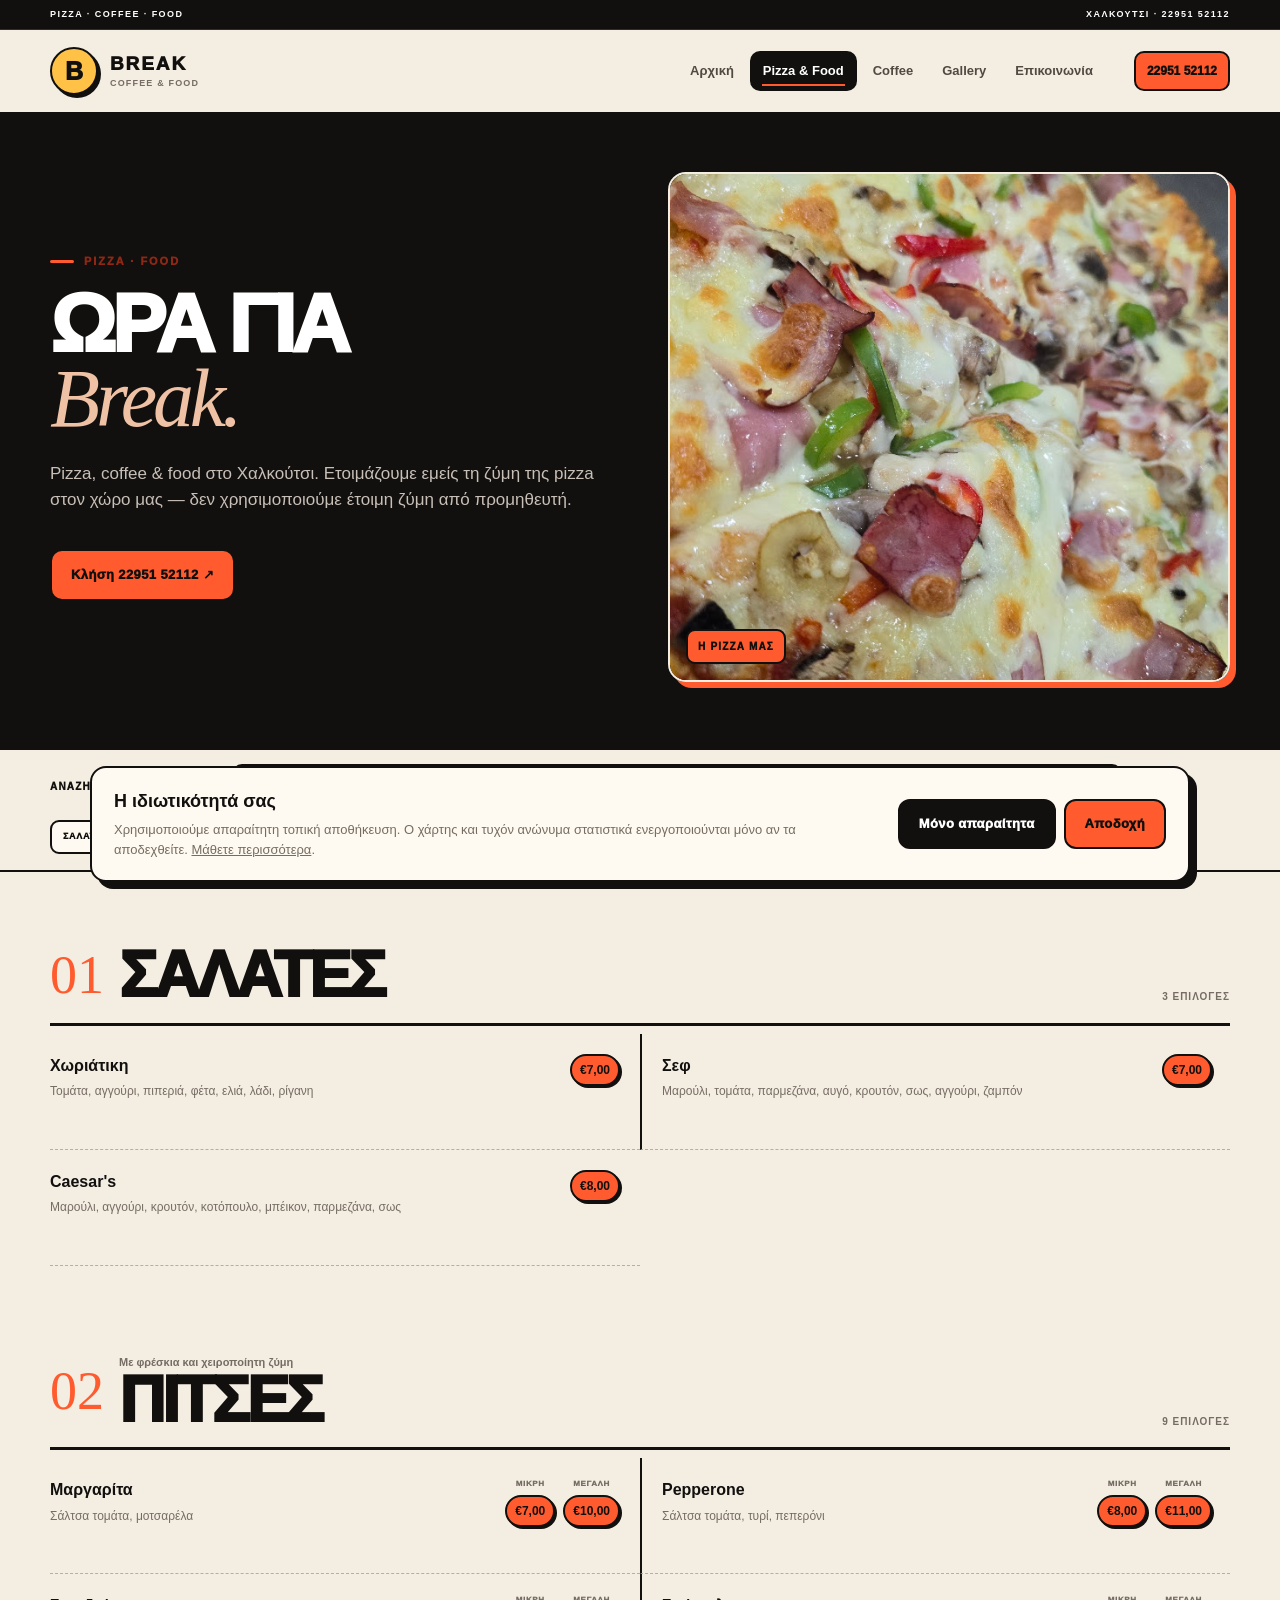
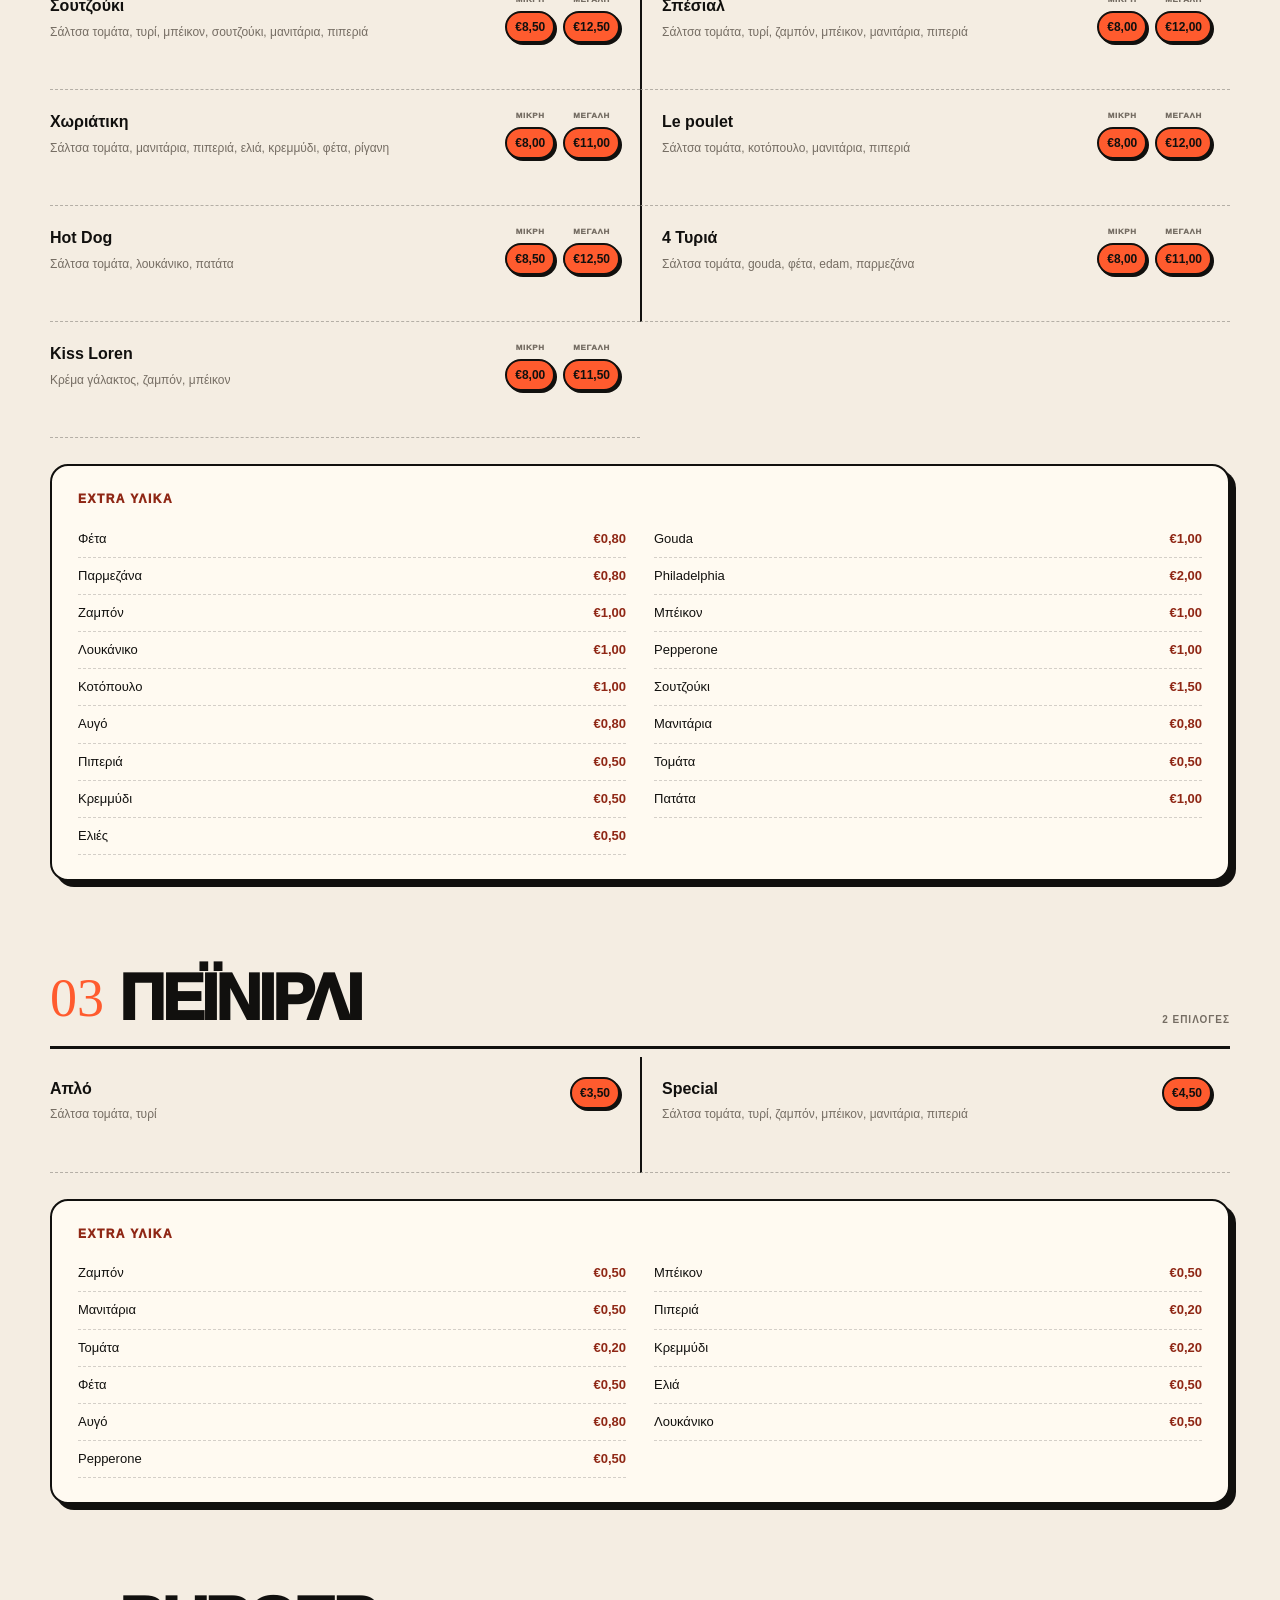
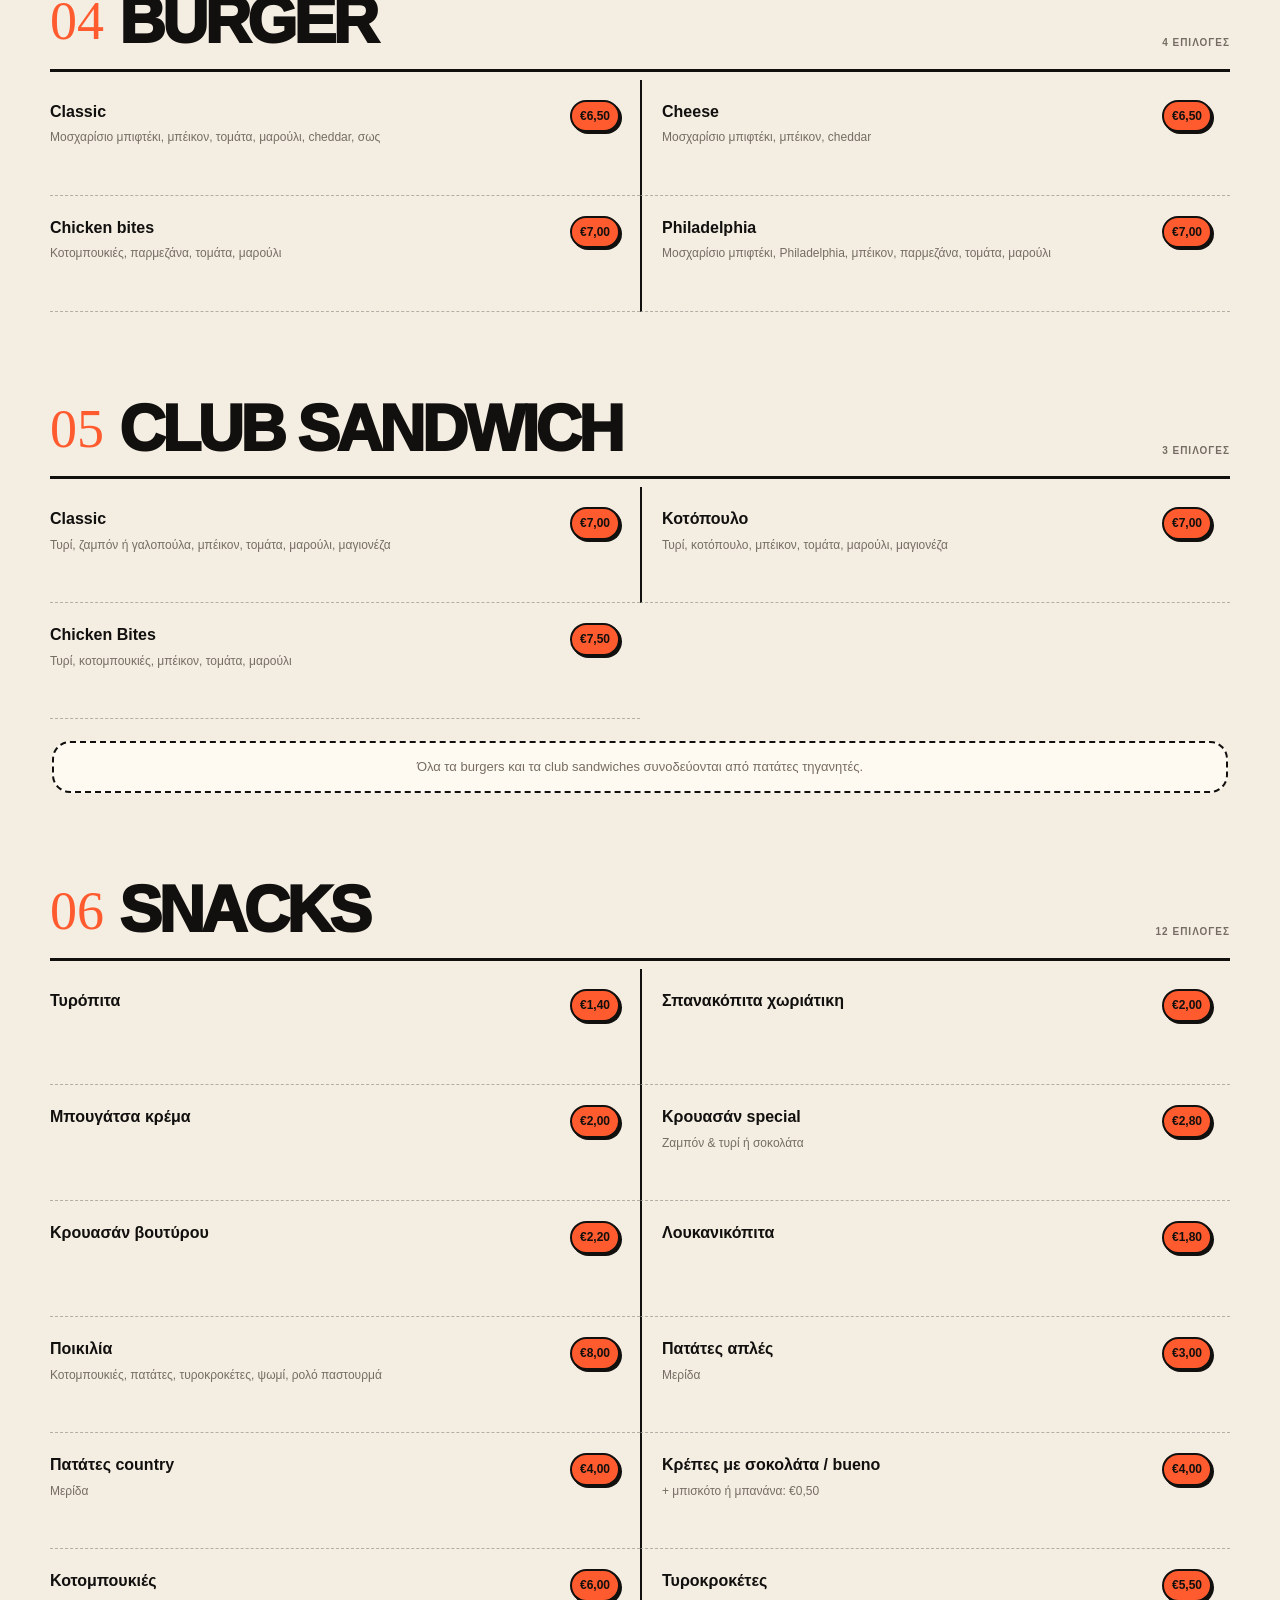
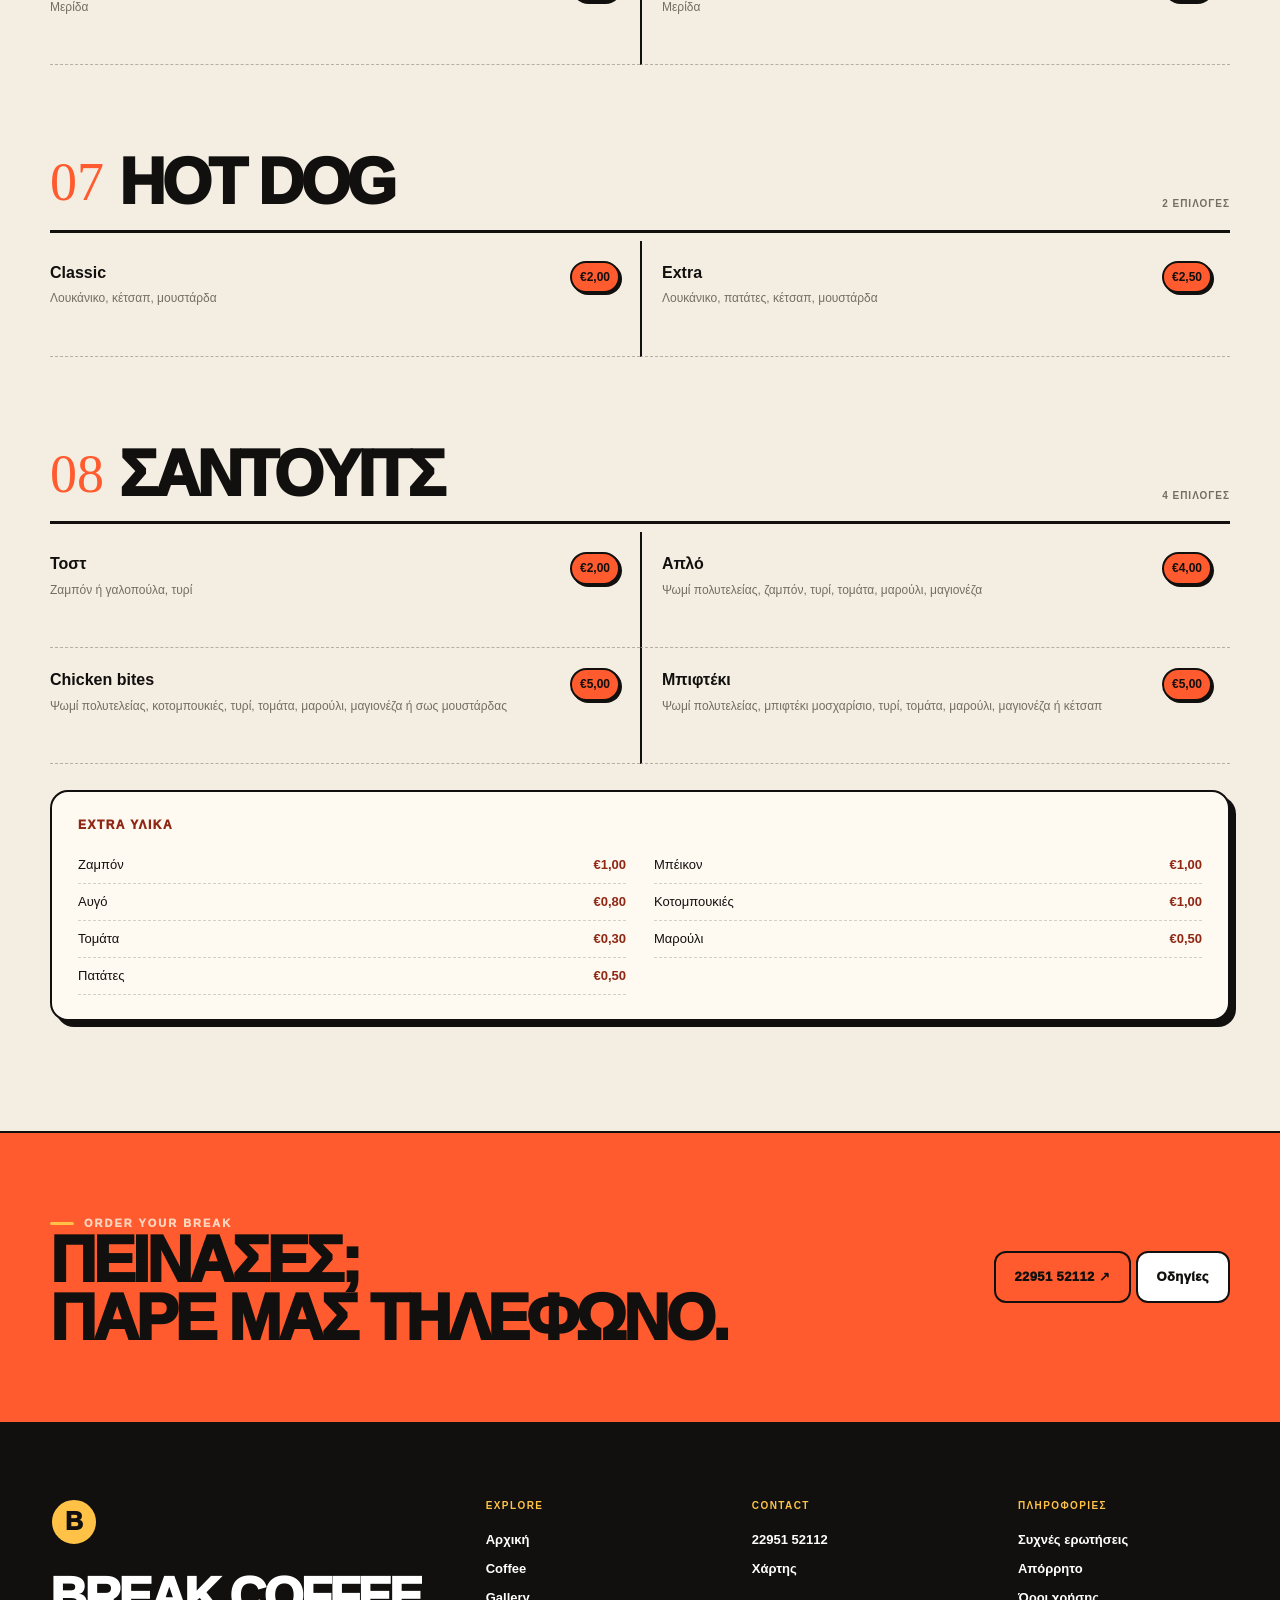
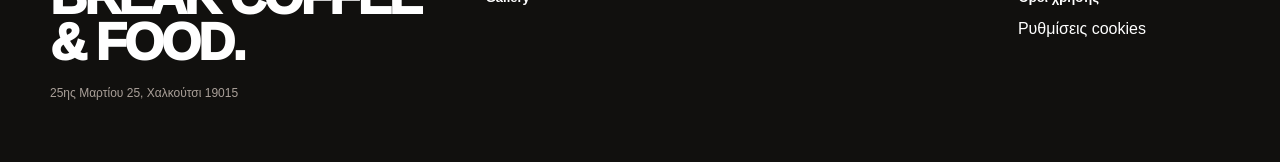
<file: menu.html>
<!doctype html>
<html lang="el">
<head>
<meta charset="utf-8">
<meta name="viewport" content="width=device-width,initial-scale=1,viewport-fit=cover">
<title>Pizza &amp; Food | Break Coffee &amp; Food Χαλκούτσι</title>
<meta name="description" content="Pizza και επιλογές φαγητού από το Break Coffee & Food στο Χαλκούτσι. Καλέστε στο 22951 52112 για το σημερινό μενού και παραγγελίες.">
<meta name="robots" content="index,follow,max-image-preview:large">
<meta property="og:title" content="Pizza & Food | Break Coffee & Food">
<meta property="og:description" content="Το pizza break σας στο Χαλκούτσι.">
<meta property="og:image" content="assets/images/break-originals/break-special-pizza.jpg">
<link rel="icon" href="assets/icons/break-icon.svg">
<link rel="manifest" href="site.webmanifest">
<link rel="stylesheet" href="assets/css/styles.css">
</head>
<body class="menu-page">
<a class="skip-link" href="#main-content">Μετάβαση στο περιεχόμενο</a>
<header class="site-header" data-header>
<div class="utility-bar">
<div class="container utility-inner">
<span>PIZZA · COFFEE · FOOD</span>
<span>ΧΑΛΚΟΥΤΣΙ · 22951 52112</span>
</div>
</div>
<div class="container header-inner">
<a class="brand" href="index.html">
<span class="brand-mark">B</span>
<span class="brand-copy">
<strong>BREAK</strong>
<small>COFFEE &amp; FOOD</small>
</span>
</a>
<nav class="desktop-nav">
<a href="index.html">Αρχική</a>
<a class="active" href="menu.html">Pizza &amp; Food</a>
<a href="drinks.html">Coffee</a>
<a href="gallery.html">Gallery</a>
<a href="contact.html">Επικοινωνία</a>
</nav>
<div class="header-actions">
<a class="header-call" href="tel:+302295152112">22951 52112</a>
<button class="menu-toggle" type="button" aria-expanded="false" aria-controls="mobile-menu" data-menu-toggle>
<span>
</span>
<span>
</span>
<span>
</span>
<b class="sr-only">Άνοιγμα μενού</b>
</button>
</div>
</div>
<div class="mobile-menu" id="mobile-menu" data-mobile-menu>
<a href="index.html">Αρχική</a>
<a href="menu.html">Pizza &amp; Food</a>
<a href="drinks.html">Coffee</a>
<a href="gallery.html">Gallery</a>
<a href="contact.html">Επικοινωνία</a>
</div>
</header>
<main id="main-content">
<section class="menu-hero">
<div class="container menu-hero-grid">
<div>
<p class="eyebrow">PIZZA · FOOD</p>
<h1>Ώρα για<br>
<em>Break.</em>
</h1>
<p>Pizza, coffee &amp; food στο Χαλκούτσι. Ετοιμάζουμε εμείς τη ζύμη της pizza στον χώρο μας — δεν χρησιμοποιούμε έτοιμη ζύμη από προμηθευτή.</p>
<a class="btn btn-primary" href="tel:+302295152112">Κλήση 22951 52112 ↗</a>
</div>
<div class="menu-hero-image">
<img src="assets/images/break-originals/break-special-pizza.jpg" alt="Pizza του Break με ζαμπόν, μανιτάρια και πιπεριές" width="640" height="640" fetchpriority="high">
<span>Η PIZZA ΜΑΣ</span>
</div>
</div>
</section>
<section class="menu-tools" id="menu-list">
<div class="container">
<div class="menu-search">
<label for="menu-search-input">Αναζήτηση στο menu</label>
<div>
<input id="menu-search-input" type="search" placeholder="π.χ. pizza, burger, hot dog..." autocomplete="off" data-menu-search>
<button type="button" data-clear-search aria-label="Καθαρισμός αναζήτησης">×</button>
</div>
<p aria-live="polite" data-search-status></p>
</div>
<nav class="category-chips" aria-label="Κατηγορίες">
<a href="#salads" data-category-link>ΣΑΛΑΤΕΣ</a>
<a href="#pizza" data-category-link>ΠΙΤΣΕΣ</a>
<a href="#peinirli" data-category-link>ΠΕΪΝΙΡΛΙ</a>
<a href="#burgers" data-category-link>BURGER</a>
<a href="#club-sandwich" data-category-link>CLUB SANDWICH</a>
<a href="#snacks" data-category-link>SNACKS</a>
<a href="#hot-dog" data-category-link>HOT DOG</a>
<a href="#sandwiches" data-category-link>ΣΑΝΤΟΥΙΤΣ</a>
</nav>
</div>
</section>
<div class="container menu-page-layout">

<section class="menu-section reveal" id="salads" data-menu-section>
<div class="menu-section-title"><div><span>01</span><h2>ΣΑΛΑΤΕΣ</h2></div><small>3 επιλογές</small></div>
<div class="menu-items">
<article class="menu-item" data-menu-item><div><h3>Χωριάτικη</h3><p>Τομάτα, αγγούρι, πιπεριά, φέτα, ελιά, λάδι, ρίγανη</p></div><strong>€7,00</strong></article>
<article class="menu-item" data-menu-item><div><h3>Σεφ</h3><p>Μαρούλι, τομάτα, παρμεζάνα, αυγό, κρουτόν, σως, αγγούρι, ζαμπόν</p></div><strong>€7,00</strong></article>
<article class="menu-item" data-menu-item><div><h3>Caesar's</h3><p>Μαρούλι, αγγούρι, κρουτόν, κοτόπουλο, μπέικον, παρμεζάνα, σως</p></div><strong>€8,00</strong></article>
</div>
</section>

<section class="menu-section reveal" id="pizza" data-menu-section>
<div class="menu-section-title"><div><span>02</span><p>Με φρέσκια και χειροποίητη ζύμη</p><h2>ΠΙΤΣΕΣ</h2></div><small>9 επιλογές</small></div>
<div class="menu-items">
<article class="menu-item" data-menu-item><div><h3>Μαργαρίτα</h3><p>Σάλτσα τομάτα, μοτσαρέλα</p></div><div class="price-pair"><div><small>Μικρή</small><strong>€7,00</strong></div><div><small>Μεγάλη</small><strong>€10,00</strong></div></div></article>
<article class="menu-item" data-menu-item><div><h3>Pepperone</h3><p>Σάλτσα τομάτα, τυρί, πεπερόνι</p></div><div class="price-pair"><div><small>Μικρή</small><strong>€8,00</strong></div><div><small>Μεγάλη</small><strong>€11,00</strong></div></div></article>
<article class="menu-item" data-menu-item><div><h3>Σουτζούκι</h3><p>Σάλτσα τομάτα, τυρί, μπέικον, σουτζούκι, μανιτάρια, πιπεριά</p></div><div class="price-pair"><div><small>Μικρή</small><strong>€8,50</strong></div><div><small>Μεγάλη</small><strong>€12,50</strong></div></div></article>
<article class="menu-item" data-menu-item><div><h3>Σπέσιαλ</h3><p>Σάλτσα τομάτα, τυρί, ζαμπόν, μπέικον, μανιτάρια, πιπεριά</p></div><div class="price-pair"><div><small>Μικρή</small><strong>€8,00</strong></div><div><small>Μεγάλη</small><strong>€12,00</strong></div></div></article>
<article class="menu-item" data-menu-item><div><h3>Χωριάτικη</h3><p>Σάλτσα τομάτα, μανιτάρια, πιπεριά, ελιά, κρεμμύδι, φέτα, ρίγανη</p></div><div class="price-pair"><div><small>Μικρή</small><strong>€8,00</strong></div><div><small>Μεγάλη</small><strong>€11,00</strong></div></div></article>
<article class="menu-item" data-menu-item><div><h3>Le poulet</h3><p>Σάλτσα τομάτα, κοτόπουλο, μανιτάρια, πιπεριά</p></div><div class="price-pair"><div><small>Μικρή</small><strong>€8,00</strong></div><div><small>Μεγάλη</small><strong>€12,00</strong></div></div></article>
<article class="menu-item" data-menu-item><div><h3>Hot Dog</h3><p>Σάλτσα τομάτα, λουκάνικο, πατάτα</p></div><div class="price-pair"><div><small>Μικρή</small><strong>€8,50</strong></div><div><small>Μεγάλη</small><strong>€12,50</strong></div></div></article>
<article class="menu-item" data-menu-item><div><h3>4 Τυριά</h3><p>Σάλτσα τομάτα, gouda, φέτα, edam, παρμεζάνα</p></div><div class="price-pair"><div><small>Μικρή</small><strong>€8,00</strong></div><div><small>Μεγάλη</small><strong>€11,00</strong></div></div></article>
<article class="menu-item" data-menu-item><div><h3>Kiss Loren</h3><p>Κρέμα γάλακτος, ζαμπόν, μπέικον</p></div><div class="price-pair"><div><small>Μικρή</small><strong>€8,00</strong></div><div><small>Μεγάλη</small><strong>€11,50</strong></div></div></article>
</div>
<div class="extra-box"><h4>Extra υλικά</h4><div class="extra-list">
<div class="extra-row"><span>Φέτα</span><b>€0,80</b></div>
<div class="extra-row"><span>Gouda</span><b>€1,00</b></div>
<div class="extra-row"><span>Παρμεζάνα</span><b>€0,80</b></div>
<div class="extra-row"><span>Philadelphia</span><b>€2,00</b></div>
<div class="extra-row"><span>Ζαμπόν</span><b>€1,00</b></div>
<div class="extra-row"><span>Μπέικον</span><b>€1,00</b></div>
<div class="extra-row"><span>Λουκάνικο</span><b>€1,00</b></div>
<div class="extra-row"><span>Pepperone</span><b>€1,00</b></div>
<div class="extra-row"><span>Κοτόπουλο</span><b>€1,00</b></div>
<div class="extra-row"><span>Σουτζούκι</span><b>€1,50</b></div>
<div class="extra-row"><span>Αυγό</span><b>€0,80</b></div>
<div class="extra-row"><span>Μανιτάρια</span><b>€0,80</b></div>
<div class="extra-row"><span>Πιπεριά</span><b>€0,50</b></div>
<div class="extra-row"><span>Τομάτα</span><b>€0,50</b></div>
<div class="extra-row"><span>Κρεμμύδι</span><b>€0,50</b></div>
<div class="extra-row"><span>Πατάτα</span><b>€1,00</b></div>
<div class="extra-row"><span>Ελιές</span><b>€0,50</b></div>
</div></div>
</section>

<section class="menu-section reveal" id="peinirli" data-menu-section>
<div class="menu-section-title"><div><span>03</span><h2>ΠΕΪΝΙΡΛΙ</h2></div><small>2 επιλογές</small></div>
<div class="menu-items">
<article class="menu-item" data-menu-item><div><h3>Απλό</h3><p>Σάλτσα τομάτα, τυρί</p></div><strong>€3,50</strong></article>
<article class="menu-item" data-menu-item><div><h3>Special</h3><p>Σάλτσα τομάτα, τυρί, ζαμπόν, μπέικον, μανιτάρια, πιπεριά</p></div><strong>€4,50</strong></article>
</div>
<div class="extra-box"><h4>Extra υλικά</h4><div class="extra-list">
<div class="extra-row"><span>Ζαμπόν</span><b>€0,50</b></div>
<div class="extra-row"><span>Μπέικον</span><b>€0,50</b></div>
<div class="extra-row"><span>Μανιτάρια</span><b>€0,50</b></div>
<div class="extra-row"><span>Πιπεριά</span><b>€0,20</b></div>
<div class="extra-row"><span>Τομάτα</span><b>€0,20</b></div>
<div class="extra-row"><span>Κρεμμύδι</span><b>€0,20</b></div>
<div class="extra-row"><span>Φέτα</span><b>€0,50</b></div>
<div class="extra-row"><span>Ελιά</span><b>€0,50</b></div>
<div class="extra-row"><span>Αυγό</span><b>€0,80</b></div>
<div class="extra-row"><span>Λουκάνικο</span><b>€0,50</b></div>
<div class="extra-row"><span>Pepperone</span><b>€0,50</b></div>
</div></div>
</section>

<section class="menu-section reveal" id="burgers" data-menu-section>
<div class="menu-section-title"><div><span>04</span><h2>BURGER</h2></div><small>4 επιλογές</small></div>
<div class="menu-items">
<article class="menu-item" data-menu-item><div><h3>Classic</h3><p>Μοσχαρίσιο μπιφτέκι, μπέικον, τομάτα, μαρούλι, cheddar, σως</p></div><strong>€6,50</strong></article>
<article class="menu-item" data-menu-item><div><h3>Cheese</h3><p>Μοσχαρίσιο μπιφτέκι, μπέικον, cheddar</p></div><strong>€6,50</strong></article>
<article class="menu-item" data-menu-item><div><h3>Chicken bites</h3><p>Κοτομπουκιές, παρμεζάνα, τομάτα, μαρούλι</p></div><strong>€7,00</strong></article>
<article class="menu-item" data-menu-item><div><h3>Philadelphia</h3><p>Μοσχαρίσιο μπιφτέκι, Philadelphia, μπέικον, παρμεζάνα, τομάτα, μαρούλι</p></div><strong>€7,00</strong></article>
</div>
</section>

<section class="menu-section reveal" id="club-sandwich" data-menu-section>
<div class="menu-section-title"><div><span>05</span><h2>CLUB SANDWICH</h2></div><small>3 επιλογές</small></div>
<div class="menu-items">
<article class="menu-item" data-menu-item><div><h3>Classic</h3><p>Τυρί, ζαμπόν ή γαλοπούλα, μπέικον, τομάτα, μαρούλι, μαγιονέζα</p></div><strong>€7,00</strong></article>
<article class="menu-item" data-menu-item><div><h3>Κοτόπουλο</h3><p>Τυρί, κοτόπουλο, μπέικον, τομάτα, μαρούλι, μαγιονέζα</p></div><strong>€7,00</strong></article>
<article class="menu-item" data-menu-item><div><h3>Chicken Bites</h3><p>Τυρί, κοτομπουκιές, μπέικον, τομάτα, μαρούλι</p></div><strong>€7,50</strong></article>
</div>
<p class="menu-note">Όλα τα burgers και τα club sandwiches συνοδεύονται από πατάτες τηγανητές.</p>
</section>

<section class="menu-section reveal" id="snacks" data-menu-section>
<div class="menu-section-title"><div><span>06</span><h2>SNACKS</h2></div><small>12 επιλογές</small></div>
<div class="menu-items">
<article class="menu-item" data-menu-item><div><h3>Τυρόπιτα</h3></div><strong>€1,40</strong></article>
<article class="menu-item" data-menu-item><div><h3>Σπανακόπιτα χωριάτικη</h3></div><strong>€2,00</strong></article>
<article class="menu-item" data-menu-item><div><h3>Μπουγάτσα κρέμα</h3></div><strong>€2,00</strong></article>
<article class="menu-item" data-menu-item><div><h3>Κρουασάν special</h3><p>Ζαμπόν &amp; τυρί ή σοκολάτα</p></div><strong>€2,80</strong></article>
<article class="menu-item" data-menu-item><div><h3>Κρουασάν βουτύρου</h3></div><strong>€2,20</strong></article>
<article class="menu-item" data-menu-item><div><h3>Λουκανικόπιτα</h3></div><strong>€1,80</strong></article>
<article class="menu-item" data-menu-item><div><h3>Ποικιλία</h3><p>Κοτομπουκιές, πατάτες, τυροκροκέτες, ψωμί, ρολό παστουρμά</p></div><strong>€8,00</strong></article>
<article class="menu-item" data-menu-item><div><h3>Πατάτες απλές</h3><p>Μερίδα</p></div><strong>€3,00</strong></article>
<article class="menu-item" data-menu-item><div><h3>Πατάτες country</h3><p>Μερίδα</p></div><strong>€4,00</strong></article>
<article class="menu-item" data-menu-item><div><h3>Κρέπες με σοκολάτα / bueno</h3><p>+ μπισκότο ή μπανάνα: €0,50</p></div><strong>€4,00</strong></article>
<article class="menu-item" data-menu-item><div><h3>Κοτομπουκιές</h3><p>Μερίδα</p></div><strong>€6,00</strong></article>
<article class="menu-item" data-menu-item><div><h3>Τυροκροκέτες</h3><p>Μερίδα</p></div><strong>€5,50</strong></article>
</div>
</section>

<section class="menu-section reveal" id="hot-dog" data-menu-section>
<div class="menu-section-title"><div><span>07</span><h2>HOT DOG</h2></div><small>2 επιλογές</small></div>
<div class="menu-items">
<article class="menu-item" data-menu-item><div><h3>Classic</h3><p>Λουκάνικο, κέτσαπ, μουστάρδα</p></div><strong>€2,00</strong></article>
<article class="menu-item" data-menu-item><div><h3>Extra</h3><p>Λουκάνικο, πατάτες, κέτσαπ, μουστάρδα</p></div><strong>€2,50</strong></article>
</div>
</section>

<section class="menu-section reveal" id="sandwiches" data-menu-section>
<div class="menu-section-title"><div><span>08</span><h2>ΣΑΝΤΟΥΙΤΣ</h2></div><small>4 επιλογές</small></div>
<div class="menu-items">
<article class="menu-item" data-menu-item><div><h3>Τοστ</h3><p>Ζαμπόν ή γαλοπούλα, τυρί</p></div><strong>€2,00</strong></article>
<article class="menu-item" data-menu-item><div><h3>Απλό</h3><p>Ψωμί πολυτελείας, ζαμπόν, τυρί, τομάτα, μαρούλι, μαγιονέζα</p></div><strong>€4,00</strong></article>
<article class="menu-item" data-menu-item><div><h3>Chicken bites</h3><p>Ψωμί πολυτελείας, κοτομπουκιές, τυρί, τομάτα, μαρούλι, μαγιονέζα ή σως μουστάρδας</p></div><strong>€5,00</strong></article>
<article class="menu-item" data-menu-item><div><h3>Μπιφτέκι</h3><p>Ψωμί πολυτελείας, μπιφτέκι μοσχαρίσιο, τυρί, τομάτα, μαρούλι, μαγιονέζα ή κέτσαπ</p></div><strong>€5,00</strong></article>
</div>
<div class="extra-box"><h4>Extra υλικά</h4><div class="extra-list">
<div class="extra-row"><span>Ζαμπόν</span><b>€1,00</b></div>
<div class="extra-row"><span>Μπέικον</span><b>€1,00</b></div>
<div class="extra-row"><span>Αυγό</span><b>€0,80</b></div>
<div class="extra-row"><span>Κοτομπουκιές</span><b>€1,00</b></div>
<div class="extra-row"><span>Τομάτα</span><b>€0,30</b></div>
<div class="extra-row"><span>Μαρούλι</span><b>€0,50</b></div>
<div class="extra-row"><span>Πατάτες</span><b>€0,50</b></div>
</div></div>
</section>

<div class="menu-empty" data-menu-empty hidden><h3>Δεν βρέθηκε κάτι.</h3><p>Δοκιμάστε άλλη λέξη ή καθαρίστε την αναζήτηση.</p><button class="btn btn-dark" type="button" data-clear-search>Καθαρισμός</button></div>
</div>
<section class="menu-cta">
<div class="container">
<div>
<p class="eyebrow light">ORDER YOUR BREAK</p>
<h2>Πείνασες;<br>Πάρε μας τηλέφωνο.</h2>
</div>
<div>
<a class="btn btn-primary" href="tel:+302295152112">22951 52112 ↗</a>
<a class="btn btn-light" href="contact.html">Οδηγίες</a>
</div>
</div>
</section>
</main>
<footer class="site-footer">
<div class="container footer-grid">
<div class="footer-lead">
<span class="brand-mark">B</span>
<h2>Break Coffee &amp; Food.</h2>
<p>25ης Μαρτίου 25, Χαλκούτσι 19015</p>
</div>
<div>
<h3>Explore</h3>
<a href="index.html">Αρχική</a>
<a href="drinks.html">Coffee</a>
<a href="gallery.html">Gallery</a>
</div>
<div>
<h3>Contact</h3>
<a href="tel:+302295152112">22951 52112</a>
<a href="contact.html">Χάρτης</a>
</div>
</div>
</footer>
<script defer src="assets/js/app.js">
</script>
</body>
</html>
</file>
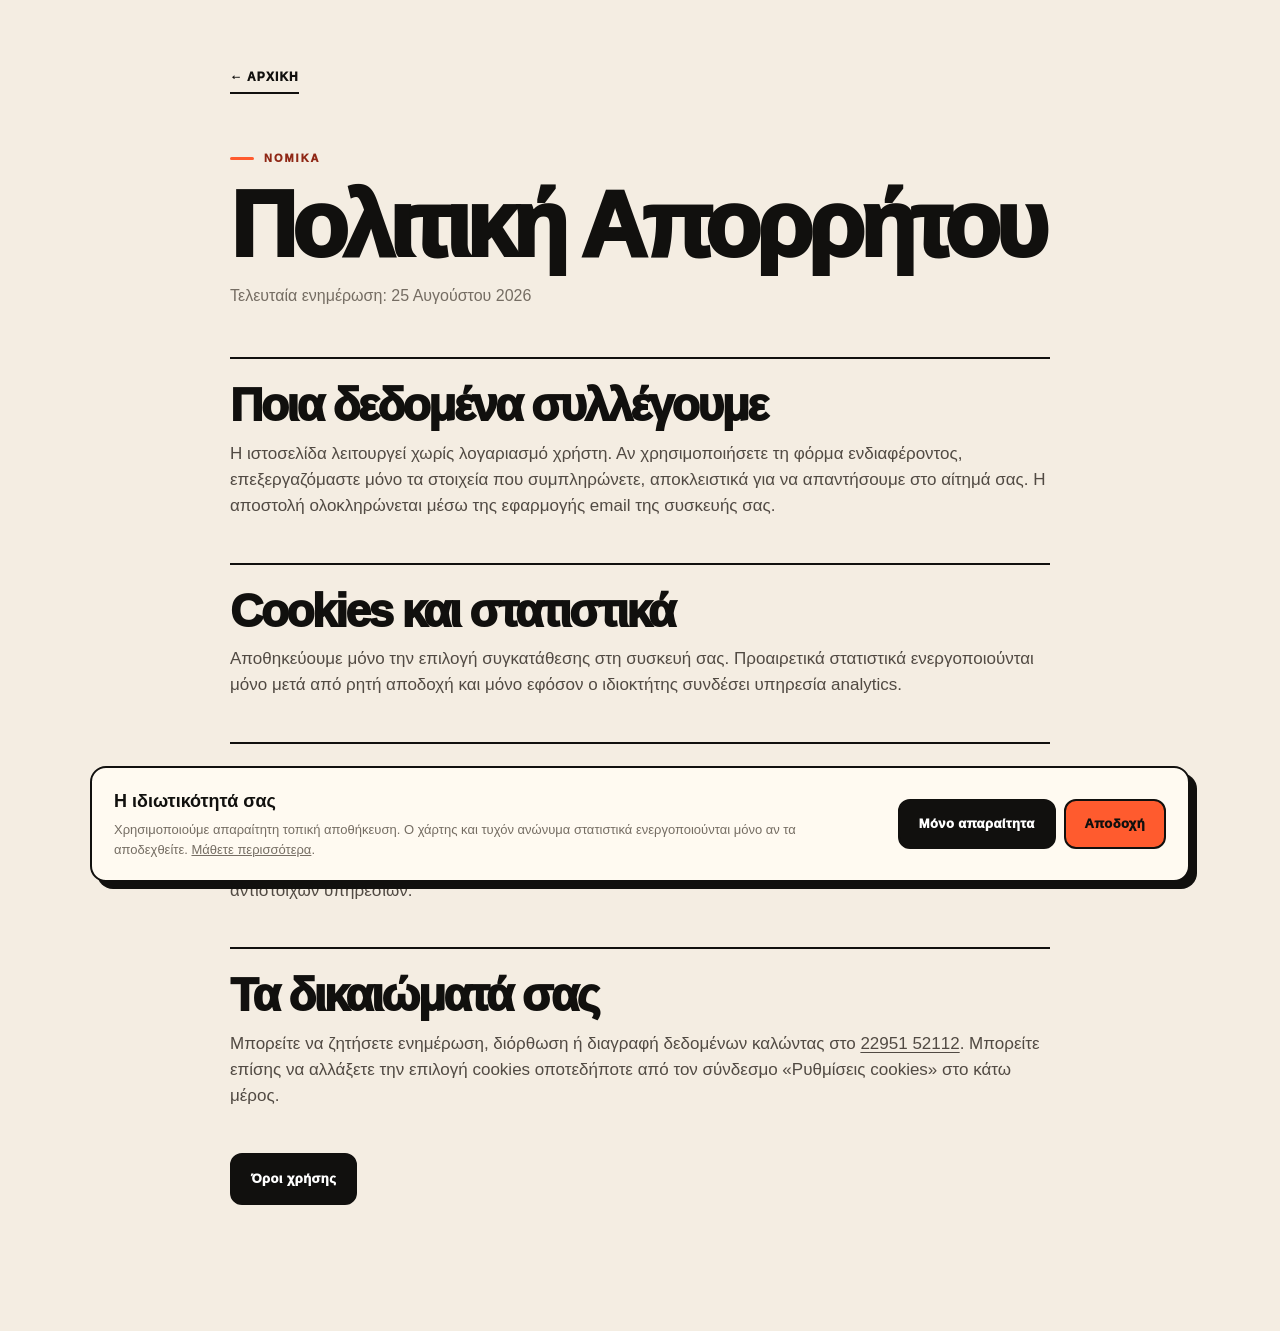
<file: privacy.html>
<!doctype html><html lang="el"><head><meta charset="utf-8"><meta name="viewport" content="width=device-width,initial-scale=1,viewport-fit=cover"><meta name="theme-color" content="#11100e"><title>Πολιτική Απορρήτου | Break Coffee & Food</title><meta name="description" content="Πολιτική απορρήτου και ενημέρωση για cookies του Break Coffee & Food στο Χαλκούτσι."><meta name="robots" content="index,follow"><link rel="icon" href="assets/icons/break-icon.svg"><link rel="manifest" href="site.webmanifest"><link rel="stylesheet" href="assets/css/styles.css"></head><body class="legal-page"><a class="skip-link" href="#main-content">Μετάβαση στο περιεχόμενο</a><main id="main-content" class="legal-wrap"><a class="text-link" href="index.html">← Αρχική</a><p class="eyebrow">ΝΟΜΙΚΑ</p><h1>Πολιτική Απορρήτου</h1><p class="legal-updated">Τελευταία ενημέρωση: 25 Αυγούστου 2026</p><section><h2>Ποια δεδομένα συλλέγουμε</h2><p>Η ιστοσελίδα λειτουργεί χωρίς λογαριασμό χρήστη. Αν χρησιμοποιήσετε τη φόρμα ενδιαφέροντος, επεξεργαζόμαστε μόνο τα στοιχεία που συμπληρώνετε, αποκλειστικά για να απαντήσουμε στο αίτημά σας. Η αποστολή ολοκληρώνεται μέσω της εφαρμογής email της συσκευής σας.</p></section><section><h2>Cookies και στατιστικά</h2><p>Αποθηκεύουμε μόνο την επιλογή συγκατάθεσης στη συσκευή σας. Προαιρετικά στατιστικά ενεργοποιούνται μόνο μετά από ρητή αποδοχή και μόνο εφόσον ο ιδιοκτήτης συνδέσει υπηρεσία analytics.</p></section><section><h2>Χάρτης και εξωτερικοί σύνδεσμοι</h2><p>Η σελίδα Επίσκεψη περιλαμβάνει χάρτη Google. Η Google μπορεί να επεξεργαστεί τεχνικά δεδομένα όταν φορτώνεται ο χάρτης. Οι σύνδεσμοι προς Google Maps, Facebook διέπονται από τις πολιτικές των αντίστοιχων υπηρεσιών.</p></section><section><h2>Τα δικαιώματά σας</h2><p>Μπορείτε να ζητήσετε ενημέρωση, διόρθωση ή διαγραφή δεδομένων καλώντας στο <a href="tel:+302295152112">22951 52112</a>. Μπορείτε επίσης να αλλάξετε την επιλογή cookies οποτεδήποτε από τον σύνδεσμο «Ρυθμίσεις cookies» στο κάτω μέρος.</p></section><p><a class="btn btn-dark" href="terms.html">Όροι χρήσης</a></p></main><script defer src="assets/js/app.js"></script></body></html>
</file>
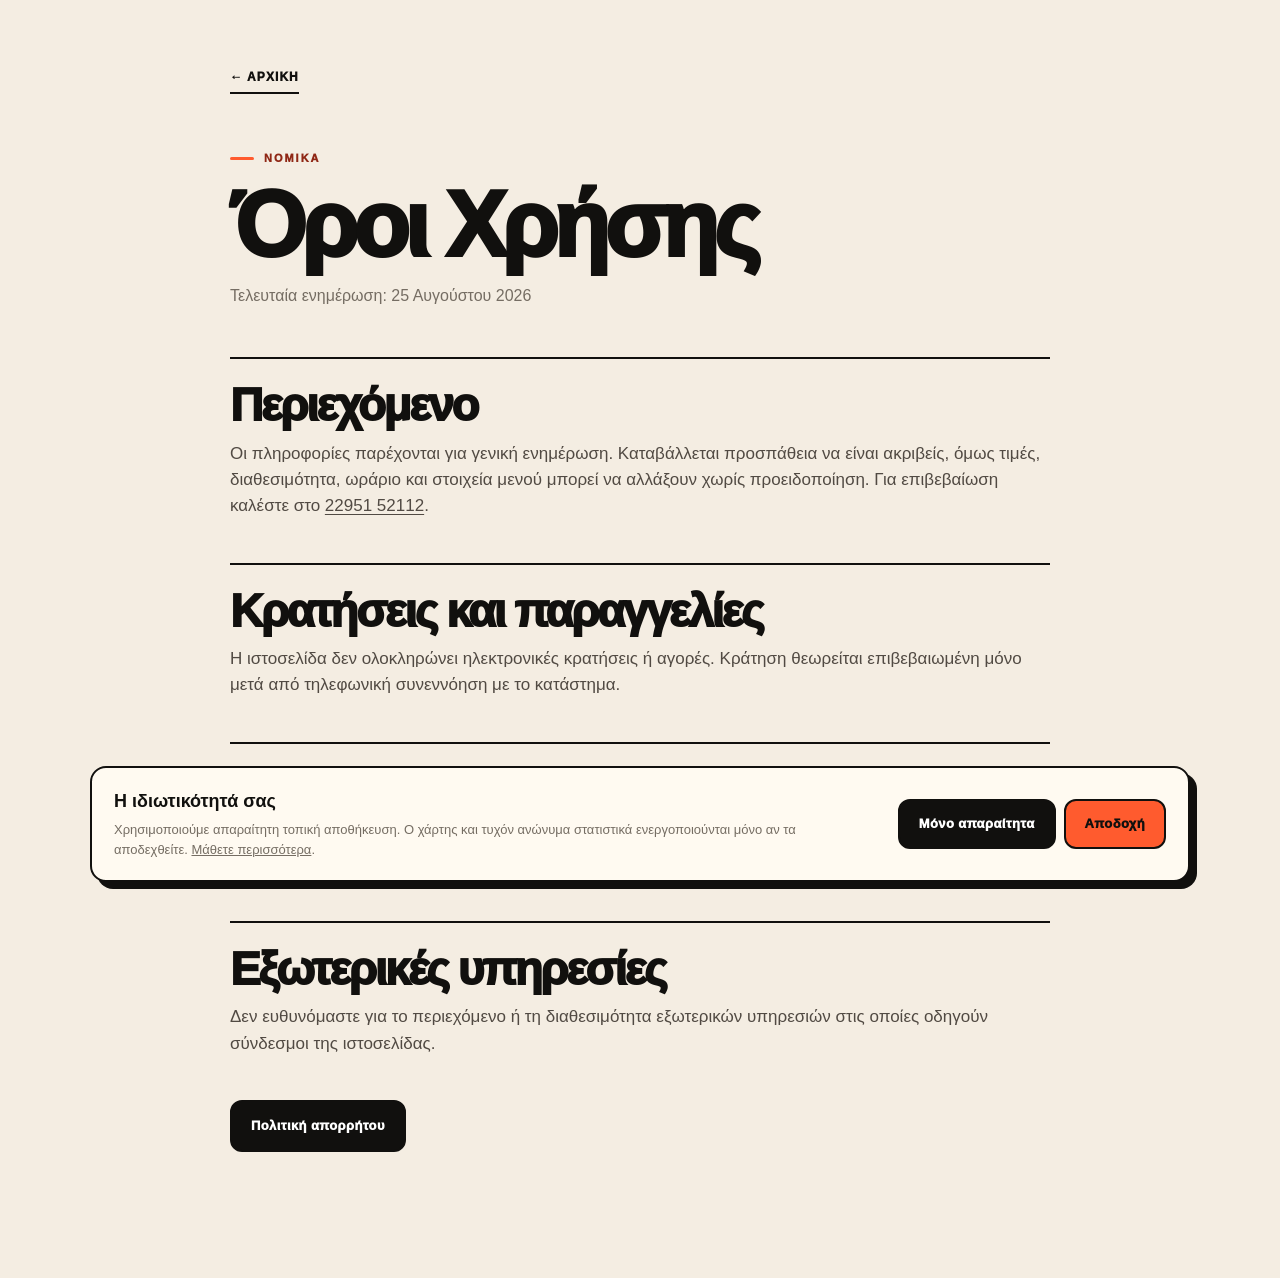
<file: terms.html>
<!doctype html><html lang="el"><head><meta charset="utf-8"><meta name="viewport" content="width=device-width,initial-scale=1,viewport-fit=cover"><meta name="theme-color" content="#11100e"><title>Όροι Χρήσης | Break Coffee & Food</title><meta name="description" content="Όροι χρήσης της ιστοσελίδας του Break Coffee & Food στο Χαλκούτσι."><meta name="robots" content="index,follow"><link rel="icon" href="assets/icons/break-icon.svg"><link rel="manifest" href="site.webmanifest"><link rel="stylesheet" href="assets/css/styles.css"></head><body class="legal-page"><a class="skip-link" href="#main-content">Μετάβαση στο περιεχόμενο</a><main id="main-content" class="legal-wrap"><a class="text-link" href="index.html">← Αρχική</a><p class="eyebrow">ΝΟΜΙΚΑ</p><h1>Όροι Χρήσης</h1><p class="legal-updated">Τελευταία ενημέρωση: 25 Αυγούστου 2026</p><section><h2>Περιεχόμενο</h2><p>Οι πληροφορίες παρέχονται για γενική ενημέρωση. Καταβάλλεται προσπάθεια να είναι ακριβείς, όμως τιμές, διαθεσιμότητα, ωράριο και στοιχεία μενού μπορεί να αλλάξουν χωρίς προειδοποίηση. Για επιβεβαίωση καλέστε στο <a href="tel:+302295152112">22951 52112</a>.</p></section><section><h2>Κρατήσεις και παραγγελίες</h2><p>Η ιστοσελίδα δεν ολοκληρώνει ηλεκτρονικές κρατήσεις ή αγορές. Κράτηση θεωρείται επιβεβαιωμένη μόνο μετά από τηλεφωνική συνεννόηση με το κατάστημα.</p></section><section><h2>Πνευματική ιδιοκτησία</h2><p>Κείμενα, φωτογραφίες, σήματα και σχεδιασμός δεν επιτρέπεται να αναπαραχθούν εμπορικά χωρίς άδεια του δικαιούχου.</p></section><section><h2>Εξωτερικές υπηρεσίες</h2><p>Δεν ευθυνόμαστε για το περιεχόμενο ή τη διαθεσιμότητα εξωτερικών υπηρεσιών στις οποίες οδηγούν σύνδεσμοι της ιστοσελίδας.</p></section><p><a class="btn btn-dark" href="privacy.html">Πολιτική απορρήτου</a></p></main><script defer src="assets/js/app.js"></script></body></html>
</file>
<file: assets/css/styles.css>
:root{
  --ink:#11100e;
  --ink-soft:#24211d;
  --paper:#f4ede2;
  --paper-2:#fffaf1;
  --cream:#eadfce;
  --muted:#756d63;
  --accent:#f36a2e;
  --accent-2:#ff8a4d;
  --coffee:#7a523d;
  --sage:#7f8b70;
  --white:#fff;
  --line:rgba(17,16,14,.18);
  --line-dark:rgba(255,255,255,.16);
  --shadow:0 18px 45px rgba(39,30,24,.14);
  --shadow-hard:6px 6px 0 #11100e;
  --radius:18px;
  --container:min(1180px,calc(100% - 40px));
  --header-h:112px;
}
*{box-sizing:border-box}
html{scroll-behavior:smooth;background:var(--paper)}
body{margin:0;background:var(--paper);color:var(--ink);font-family:Inter,ui-sans-serif,-apple-system,BlinkMacSystemFont,"Segoe UI",Roboto,Arial,sans-serif;line-height:1.55;-webkit-font-smoothing:antialiased}
body::before{content:"";position:fixed;inset:0;pointer-events:none;z-index:9998;opacity:.025;background-image:radial-gradient(#111 0.7px,transparent .7px);background-size:6px 6px}
body.menu-open,body.lightbox-open{overflow:hidden}
[hidden]{display:none!important}
a{color:inherit;text-decoration:none}
button,input{font:inherit}
button{color:inherit}
img{display:block;width:100%;height:auto}
.container{width:var(--container);margin-inline:auto}
.sr-only{position:absolute!important;width:1px!important;height:1px!important;padding:0!important;margin:-1px!important;overflow:hidden!important;clip:rect(0,0,0,0)!important;white-space:nowrap!important;border:0!important}
.skip-link{position:fixed;left:16px;top:-80px;z-index:10000;padding:12px 16px;background:var(--accent);color:var(--ink);border:2px solid var(--ink);border-radius:10px;font-weight:900;transition:.2s}.skip-link:focus{top:16px}
:focus-visible{outline:3px solid var(--accent);outline-offset:4px}

/* Shared type / buttons */
h1,h2,h3,p{margin-top:0}
h1,h2{font-family:"Arial Narrow",Arial,Helvetica,sans-serif;font-weight:950;letter-spacing:-.055em;line-height:.9}
h1 em,h2 em{font-family:Georgia,"Times New Roman",serif;font-weight:400;letter-spacing:-.05em}
.eyebrow{display:flex;align-items:center;gap:10px;margin:0 0 17px;color:var(--coffee);font-size:11px;font-weight:950;letter-spacing:.18em;text-transform:uppercase}.eyebrow::before{content:"";width:24px;height:3px;background:var(--accent);border-radius:999px}.eyebrow.light{color:#ffd5bf}.eyebrow.light::before{background:var(--accent-2)}
.btn{display:inline-flex;align-items:center;justify-content:center;gap:18px;min-height:52px;padding:13px 19px;border:2px solid var(--ink);border-radius:12px;font-size:13px;font-weight:950;letter-spacing:.03em;cursor:pointer;transition:transform .18s,box-shadow .18s,background .18s,color .18s}.btn:hover{transform:translate(-2px,-2px);box-shadow:4px 4px 0 rgba(17,16,14,.95)}.btn-primary{background:var(--accent);color:var(--ink)}.btn-primary:hover{background:var(--accent-2)}.btn-dark{background:var(--ink);color:#fff}.btn-dark:hover{box-shadow:4px 4px 0 var(--accent)}.btn-ghost{border-color:rgba(255,255,255,.58);color:#fff;background:rgba(255,255,255,.06)}.btn-ghost:hover{background:#fff;color:var(--ink);box-shadow:4px 4px 0 var(--accent)}.btn-light{background:#fff;color:var(--ink)}
.text-link{display:inline-flex;gap:18px;align-items:center;font-size:12px;font-weight:950;text-transform:uppercase;letter-spacing:.09em;border-bottom:2px solid currentColor;padding-bottom:5px}.text-link span{transition:transform .18s}.text-link:hover span{transform:translateX(4px)}
.reveal{opacity:1;transform:none}.reveal.is-visible{animation:reveal-in .55s ease both}@keyframes reveal-in{from{opacity:.35;transform:translateY(14px)}to{opacity:1;transform:none}}

/* Header */
.site-header{position:sticky;top:0;z-index:200;background:rgba(244,237,226,.96);border-bottom:2px solid var(--ink);transition:box-shadow .22s,background .22s}.site-header.is-scrolled{box-shadow:0 10px 26px rgba(17,16,14,.11);background:rgba(255,250,241,.97)}
.utility-bar{height:30px;background:var(--ink);color:#fff;border-bottom:1px solid rgba(255,255,255,.12)}.utility-inner{height:100%;display:flex;align-items:center;justify-content:space-between;gap:20px;font-size:9px;font-weight:900;letter-spacing:.16em}.live-status{display:inline-flex;align-items:center;gap:7px}.live-status i{width:7px;height:7px;border-radius:50%;background:var(--accent);box-shadow:0 0 0 3px rgba(243,106,46,.18)}.live-status.is-open i{background:#81ca73;box-shadow:0 0 0 3px rgba(129,202,115,.18)}.live-status.is-closed i{background:#ff765f;box-shadow:0 0 0 3px rgba(255,118,95,.2)}
.header-inner{height:82px;display:flex;align-items:center;gap:28px}.brand{display:inline-flex;align-items:center;gap:12px;min-width:max-content}.brand-mark{display:grid;place-items:center;width:48px;height:48px;border-radius:50%;background:var(--accent);color:var(--ink);border:2px solid var(--ink);font-size:25px;font-weight:950;line-height:1;box-shadow:3px 3px 0 var(--ink)}.brand-copy{display:flex;flex-direction:column;line-height:1.02}.brand-copy strong{font-family:"Arial Narrow",Arial,sans-serif;font-size:19px;font-weight:950;letter-spacing:.1em}.brand-copy small{margin-top:6px;color:var(--muted);font-size:9px;font-weight:850;letter-spacing:.13em}
.desktop-nav{margin-left:auto;display:flex;align-items:center;gap:3px}.desktop-nav a{position:relative;padding:10px 13px;border-radius:10px;font-size:13px;font-weight:850;color:#514a43;transition:.18s}.desktop-nav a:hover{background:var(--cream);color:var(--ink)}.desktop-nav a.active{background:var(--ink);color:#fff}.desktop-nav a.active::after{content:"";position:absolute;left:12px;right:12px;bottom:5px;height:2px;background:var(--accent)}
.header-actions{display:flex;align-items:center;gap:12px}.header-call{font-size:12px;font-weight:950;padding:9px 11px;border:2px solid var(--ink);border-radius:10px;background:var(--accent);transition:.18s}.header-call:hover{transform:translate(-1px,-1px);box-shadow:3px 3px 0 var(--ink)}.menu-toggle{display:none;width:44px;height:44px;padding:10px;border:2px solid var(--ink);background:var(--paper-2);border-radius:11px;cursor:pointer}.menu-toggle span{display:block;width:100%;height:2px;background:var(--ink);margin:4px 0;transition:.25s}.mobile-menu{display:none}.mobile-dock{display:none}

/* Home */
.home-hero{min-height:calc(100vh - var(--header-h));display:grid;grid-template-columns:minmax(0,1.05fr) minmax(420px,.95fr);background:var(--ink);color:#fff;border-bottom:2px solid var(--ink)}.hero-copy{position:relative;width:auto;margin:0;padding:clamp(72px,8vw,120px) clamp(34px,7vw,96px);align-self:center;overflow:hidden}.hero-copy::after{content:"Ξ";position:absolute;right:-40px;bottom:-120px;font-family:Georgia,serif;font-size:360px;font-weight:900;line-height:1;color:rgba(255,255,255,.025);pointer-events:none}.hero-copy .eyebrow{color:#ffd1b9}.hero-copy h1{position:relative;z-index:1;font-size:clamp(58px,7.2vw,112px);margin-bottom:27px;max-width:880px;text-transform:uppercase}.hero-copy h1 em{display:inline-block;color:#efc3a8;text-transform:none}.hero-text{position:relative;z-index:1;max-width:620px;color:#d7cec5;font-size:clamp(17px,1.7vw,22px);line-height:1.55}.hero-actions{position:relative;z-index:1;display:flex;gap:10px;flex-wrap:wrap;margin-top:33px}.hero-facts{position:relative;z-index:1;display:grid;grid-template-columns:repeat(3,1fr);gap:10px;margin-top:52px;padding-top:18px;border-top:1px dashed rgba(255,255,255,.28)}.hero-facts span{display:flex;flex-direction:column;color:#aaa098;font-size:11px}.hero-facts b{color:#fff;font-size:12px;margin-bottom:3px}.hero-media{position:relative;min-height:540px;overflow:hidden;border-left:2px solid var(--paper)}.hero-media::after{content:"";position:absolute;inset:0;background:linear-gradient(0deg,rgba(17,16,14,.52),transparent 48%),linear-gradient(90deg,rgba(17,16,14,.16),transparent 30%)}.hero-media img{width:100%;height:100%;object-fit:cover;position:absolute;inset:0}.hero-sticker{position:absolute;z-index:2;right:30px;bottom:30px;display:grid;place-items:center;width:132px;height:132px;border-radius:50%;background:var(--accent);color:var(--ink);border:2px solid var(--ink);box-shadow:5px 5px 0 rgba(17,16,14,.95);font-size:15px;font-weight:950;line-height:1.08;text-align:center;transform:rotate(-6deg)}
.category-strip{background:var(--paper-2);border-bottom:2px solid var(--ink)}.category-grid{display:grid;grid-template-columns:repeat(4,1fr);border-left:2px solid var(--ink);border-right:2px solid var(--ink)}.category-grid a{position:relative;padding:24px 22px;border-right:2px solid var(--ink);display:grid;gap:2px;overflow:hidden;transition:.18s}.category-grid a:last-child{border-right:0}.category-grid a:hover{background:var(--accent);transform:translateY(-2px)}.category-grid span{font-size:9px;font-weight:950;color:var(--coffee)}.category-grid strong{font-family:"Arial Narrow",Arial,sans-serif;font-size:24px;font-weight:950;letter-spacing:-.035em}.category-grid small{font-size:10px;color:#665a50}.category-grid a:hover small,.category-grid a:hover span{color:var(--ink)}
.split-feature{display:grid;grid-template-columns:1.02fr .98fr;min-height:670px;margin-top:104px;margin-bottom:104px;background:var(--paper-2);border:2px solid var(--ink);border-radius:var(--radius);overflow:hidden;box-shadow:var(--shadow-hard)}.split-image{min-height:580px;border-right:2px solid var(--ink)}.split-image img{height:100%;object-fit:cover}.split-copy{padding:clamp(42px,6vw,82px);align-self:center}.split-copy h2{font-size:clamp(52px,6vw,86px);margin-bottom:24px;text-transform:uppercase}.split-copy>p:not(.eyebrow){font-size:17px;color:#5f564e;max-width:520px}.mini-menu{margin-top:38px;border-top:2px solid var(--ink)}.mini-menu div{display:flex;justify-content:space-between;gap:20px;padding:14px 0;border-bottom:1px dashed var(--line);font-size:13px}.mini-menu b{color:var(--coffee);background:#f0dfcd;border-radius:999px;padding:2px 8px}
.brand-band{background:var(--accent);color:var(--ink);padding:100px 0;border-block:2px solid var(--ink)}.brand-band-grid{display:grid;grid-template-columns:.88fr 1.12fr;gap:64px;align-items:start}.brand-band .eyebrow.light{color:var(--ink)}.brand-band .eyebrow.light::before{background:var(--ink)}.brand-band h2{font-size:clamp(56px,6vw,88px);margin:0;text-transform:uppercase}.day-cards{display:grid;border:2px solid var(--ink);border-radius:var(--radius);overflow:hidden;background:var(--paper-2);box-shadow:var(--shadow-hard)}.day-cards article{padding:26px 28px;border-bottom:2px solid var(--ink);transition:.18s}.day-cards article:last-child{border-bottom:0}.day-cards article:hover{background:var(--ink);color:#fff}.day-cards span{font-size:10px;font-weight:950;color:var(--coffee)}.day-cards article:hover span{color:var(--accent-2)}.day-cards h3{font-family:"Arial Narrow",Arial,sans-serif;font-size:28px;font-weight:950;margin:5px 0 7px}.day-cards p{color:#71675e;margin:0;font-size:14px}.day-cards article:hover p{color:#d7cec6}
.photo-story{padding:112px 0;display:grid;grid-template-columns:.74fr 1.26fr;gap:66px;align-items:center}.photo-story-copy h2{font-size:clamp(54px,5.5vw,82px);margin-bottom:20px;text-transform:uppercase}.photo-story-copy>p:not(.eyebrow){color:var(--muted);font-size:17px}.photo-story-copy .btn{margin-top:18px}.photo-story-grid{display:grid;grid-template-columns:1.2fr .8fr;gap:12px;align-items:end}.photo-story-grid img{height:520px;object-fit:cover;border:2px solid var(--ink);border-radius:var(--radius);box-shadow:4px 4px 0 var(--ink)}.photo-story-grid img:nth-child(2){height:360px}
.reviews-section{padding:12px 0 112px}.section-head{display:flex;justify-content:space-between;align-items:end;gap:28px;margin-bottom:30px}.section-head h2{font-size:clamp(50px,5vw,74px);margin:0;text-transform:uppercase}.review-grid{display:grid;grid-template-columns:repeat(3,1fr);border:2px solid var(--ink);border-radius:var(--radius);overflow:hidden;box-shadow:var(--shadow-hard);background:var(--paper-2)}.review-grid article{padding:28px;border-right:2px solid var(--ink)}.review-grid article:last-child{border-right:0}.review-grid p{font-family:Georgia,serif;font-size:20px;line-height:1.46;min-height:122px}.review-grid span{font-size:10px;color:var(--muted);text-transform:uppercase;letter-spacing:.1em}.stars{color:var(--accent);letter-spacing:.08em;margin-bottom:15px;font-size:14px}
.visit-banner{position:relative;min-height:640px;color:#fff;display:grid;place-items:center;overflow:hidden;border-block:2px solid var(--ink)}.visit-banner>img{position:absolute;inset:0;width:100%;height:100%;object-fit:cover}.visit-banner-overlay{position:absolute;inset:0;background:linear-gradient(90deg,rgba(17,16,14,.91),rgba(17,16,14,.28))}.visit-banner-copy{position:relative;z-index:1}.visit-banner-copy h2{font-size:clamp(60px,7vw,100px);max-width:920px;margin-bottom:30px;text-transform:uppercase}.visit-banner-copy>div{display:flex;gap:10px;flex-wrap:wrap}

/* Menu / drinks */
.menu-hero{background:var(--ink);color:#fff;padding:58px 0 66px;border-bottom:2px solid var(--ink)}.menu-hero-grid{display:grid;grid-template-columns:1fr 1fr;gap:56px;align-items:center}.menu-hero h1{font-size:clamp(56px,6.4vw,94px);margin-bottom:25px;text-transform:uppercase}.menu-hero h1 em{color:#f0c2a5;text-transform:none}.menu-hero p:not(.eyebrow){color:#c8bfb7;font-size:17px;max-width:620px}.menu-hero .btn{margin-top:18px}.menu-hero-image{position:relative;height:510px;border-radius:var(--radius);overflow:hidden;border:2px solid var(--paper);box-shadow:6px 6px 0 var(--accent)}.menu-hero-image img{height:100%;object-fit:cover}.menu-hero-image>span{position:absolute;left:16px;bottom:16px;padding:8px 10px;border:2px solid var(--ink);background:var(--accent);color:var(--ink);border-radius:9px;font-size:10px;font-weight:950;letter-spacing:.12em}
.menu-tools{position:sticky;top:var(--header-h);z-index:120;background:rgba(244,237,226,.97);backdrop-filter:blur(12px);border-bottom:2px solid var(--ink);padding:14px 0}.menu-search{display:grid;grid-template-columns:170px 1fr auto;align-items:center;gap:12px;margin-bottom:11px}.menu-search label{font-size:10px;font-weight:950;text-transform:uppercase;letter-spacing:.12em}.menu-search>div{position:relative}.menu-search input{width:100%;height:45px;padding:0 48px 0 14px;border:2px solid var(--ink);border-radius:10px;background:var(--paper-2);outline:0}.menu-search input:focus{box-shadow:3px 3px 0 var(--accent)}.menu-search button{position:absolute;right:5px;top:5px;width:35px;height:35px;border:0;border-radius:8px;background:var(--ink);color:#fff;font-size:20px;cursor:pointer}.menu-search button:hover{background:var(--accent);color:var(--ink)}.menu-search p{margin:0;min-width:96px;font-size:11px;color:var(--coffee);font-weight:850;text-align:right}
.category-chips{display:flex;gap:7px;overflow:auto;padding-bottom:2px;scrollbar-width:thin}.category-chips a{flex:0 0 auto;padding:8px 11px;border:2px solid var(--ink);border-radius:9px;background:var(--paper-2);font-size:9px;font-weight:950;letter-spacing:.08em;transition:.15s}.category-chips a:hover,.category-chips a.active{background:var(--ink);color:#fff}.category-chips a.active{box-shadow:3px 3px 0 var(--accent)}
.menu-page-layout{padding:74px 0 110px;display:grid;gap:88px}.menu-section{scroll-margin-top:190px}.menu-section-title{display:grid;grid-template-columns:1fr auto;align-items:end;gap:30px;padding-bottom:18px;margin-bottom:8px;border-bottom:3px solid var(--ink)}.menu-section-title>div{display:grid;grid-template-columns:auto 1fr;column-gap:15px;align-items:end}.menu-section-title span{grid-row:1/4;align-self:center;font-family:Georgia,serif;font-size:54px;color:var(--accent);line-height:1}.menu-section-title p{margin:0;color:var(--muted);font-size:11px;font-weight:750}.menu-section-title h2{grid-column:2;font-size:clamp(43px,5vw,65px);margin:1px 0 0;text-transform:uppercase}.menu-section-title small{font-size:10px;font-weight:850;text-transform:uppercase;letter-spacing:.1em;color:var(--muted)}.menu-items{display:grid;grid-template-columns:1fr 1fr}.menu-item{position:relative;display:flex;justify-content:space-between;align-items:flex-start;gap:22px;min-height:116px;padding:20px 18px 20px 0;border-bottom:1px dashed rgba(17,16,14,.28);transition:.15s}.menu-item:nth-child(even){padding-left:20px;border-left:2px solid var(--ink)}.menu-item:nth-child(odd){padding-right:20px}.menu-item:hover{background:rgba(243,106,46,.08)}.menu-item h3{font-size:16px;margin:0 0 5px;font-weight:900}.menu-item p{margin:0;color:var(--muted);font-size:12px;line-height:1.48;max-width:470px}.menu-item>strong{flex:0 0 auto;padding:5px 8px;border:2px solid var(--ink);border-radius:999px;background:var(--accent);font-size:12px;box-shadow:2px 2px 0 var(--ink)}.menu-empty{padding:35px;border:2px dashed var(--ink);border-radius:var(--radius);text-align:center;background:var(--paper-2)}.menu-empty h3{font-size:24px;margin-bottom:8px}.menu-empty p{color:var(--muted);margin:0}
.menu-cta{background:var(--accent);padding:74px 0;border-block:2px solid var(--ink)}.menu-cta>.container{display:flex;align-items:center;justify-content:space-between;gap:35px}.menu-cta h2{font-size:clamp(46px,5vw,68px);margin:0;text-transform:uppercase}.menu-cta p{margin:8px 0 0;color:#5d301e}.menu-cta .btn{flex:0 0 auto}

/* Gallery */
.page-hero.gallery-hero{position:relative;min-height:680px;display:flex;align-items:flex-end;color:#fff;background:var(--ink);overflow:hidden;border-bottom:2px solid var(--ink)}.gallery-hero::before{content:"";position:absolute;inset:0;background:url('../images/xylino-bar-interior.webp') center/cover no-repeat;filter:saturate(.86)}.gallery-hero::after{content:"";position:absolute;inset:0;background:linear-gradient(0deg,rgba(17,16,14,.92),rgba(17,16,14,.1) 70%)}.gallery-hero>.container{position:relative;z-index:1;padding-bottom:64px}.gallery-hero h1{font-size:clamp(72px,9vw,132px);margin:0;max-width:1000px;text-transform:uppercase}.gallery-hero h1 em{color:#f2c5aa;text-transform:none}.gallery-hero p:not(.eyebrow){max-width:630px;color:#d4cbc3;font-size:17px}.gallery-intro{display:grid;grid-template-columns:.8fr 1.2fr;gap:60px;padding:92px 0 46px;align-items:end}.gallery-intro h2{font-size:clamp(54px,5.5vw,82px);margin:0;text-transform:uppercase}.gallery-intro>div:last-child{max-width:650px;color:var(--muted);font-size:17px}
.gallery-grid{display:grid;grid-template-columns:repeat(3,1fr);grid-auto-flow:dense;gap:12px;padding-bottom:88px}.gallery-card{position:relative;min-height:390px;padding:0;border:2px solid var(--ink);border-radius:var(--radius);overflow:hidden;background:var(--ink);cursor:zoom-in;box-shadow:3px 3px 0 var(--ink)}.gallery-card--wide{grid-column:span 2}.gallery-card img{width:100%;height:100%;object-fit:cover;position:absolute;inset:0;transition:transform .45s ease,filter .35s}.gallery-card::after{content:"";position:absolute;inset:0;background:linear-gradient(0deg,rgba(17,16,14,.82),transparent 55%)}.gallery-card span{position:absolute;z-index:2;left:18px;right:18px;bottom:17px;display:grid;gap:2px;text-align:left;color:#fff}.gallery-card small{font-size:9px;font-weight:900;text-transform:uppercase;letter-spacing:.12em;color:#ffc9ad}.gallery-card strong{font-size:16px}.gallery-card:hover img{transform:scale(1.035);filter:saturate(1.06)}.gallery-card:hover{outline:3px solid var(--accent);outline-offset:-3px}.gallery-cta{margin-bottom:96px;padding:34px;display:flex;justify-content:space-between;align-items:center;gap:36px;border:2px solid var(--ink);border-radius:var(--radius);background:var(--accent);box-shadow:var(--shadow-hard)}.gallery-cta h2{font-size:clamp(42px,4vw,62px);margin-bottom:8px;text-transform:uppercase}.gallery-cta p{margin:0}.gallery-cta>div:last-child{display:flex;gap:8px;flex-wrap:wrap;justify-content:flex-end}
.lightbox{position:fixed;z-index:1000;inset:0;background:rgba(10,9,8,.96);display:grid;grid-template-columns:64px 1fr 64px;align-items:center;gap:12px;padding:28px;color:#fff}.lightbox figure{margin:0;display:grid;place-items:center}.lightbox img{width:auto;max-width:min(100%,1200px);max-height:calc(100vh - 130px);object-fit:contain;border:2px solid #fff;border-radius:10px}.lightbox figcaption{width:min(100%,1200px);padding-top:10px;display:flex;justify-content:space-between;gap:16px}.lightbox figcaption small{color:#d2c3b9}.lightbox button{width:52px;height:52px;border:2px solid #fff;border-radius:50%;background:var(--ink);color:#fff;font-size:26px;cursor:pointer}.lightbox button:hover{background:var(--accent);color:var(--ink);border-color:var(--accent)}.lightbox-close{position:absolute;right:22px;top:22px;z-index:2}.lightbox-prev,.lightbox-next{justify-self:center}

/* Contact */
.contact-hero{position:relative;min-height:680px;color:#fff;display:grid;align-items:end;overflow:hidden;background:var(--ink);border-bottom:2px solid var(--ink)}.contact-hero-media{position:absolute;inset:0}.contact-hero-media::after{content:"";position:absolute;inset:0;background:linear-gradient(90deg,rgba(17,16,14,.92),rgba(17,16,14,.2)),linear-gradient(0deg,rgba(17,16,14,.65),transparent 55%)}.contact-hero-media img{height:100%;object-fit:cover}.contact-hero-copy{position:relative;z-index:2;padding-bottom:64px}.contact-hero-copy h1{font-size:clamp(66px,8vw,112px);max-width:1000px;margin-bottom:24px;text-transform:uppercase}.contact-hero-copy h1 em{color:#f0c2a6;text-transform:none}.contact-hero-copy>p:not(.eyebrow){max-width:650px;color:#d5ccc5;font-size:17px}.contact-hero-copy>div{display:flex;gap:9px;flex-wrap:wrap;margin-top:28px}
.contact-cards{display:grid;grid-template-columns:repeat(4,1fr);padding:88px 0}.contact-cards article{position:relative;min-height:330px;padding:24px;border:2px solid var(--ink);border-right:0;background:var(--paper-2)}.contact-cards article:first-child{border-radius:var(--radius) 0 0 var(--radius)}.contact-cards article:last-child{border-right:2px solid var(--ink);border-radius:0 var(--radius) var(--radius) 0}.contact-cards article>span{display:grid;place-items:center;width:35px;height:35px;border-radius:50%;background:var(--accent);border:2px solid var(--ink);font-weight:950;font-size:10px}.contact-cards small{display:block;margin:28px 0 9px;color:var(--muted);font-size:9px;font-weight:950;letter-spacing:.13em}.contact-cards h2{font-size:clamp(30px,3vw,42px);margin-bottom:18px;text-transform:uppercase}.contact-cards p{color:var(--muted);font-size:13px}.contact-cards a{display:block;width:max-content;max-width:100%;margin-top:7px;font-size:11px;font-weight:950;border-bottom:2px solid var(--ink)}.contact-cards article:hover{background:#f1dfce}.contact-cards article:hover>span{box-shadow:2px 2px 0 var(--ink)}
.map-section{display:grid;grid-template-columns:1.15fr .85fr;border-block:2px solid var(--ink);background:var(--paper-2)}.map-frame{min-height:610px;border-right:2px solid var(--ink)}.map-frame iframe{display:block;width:100%;height:100%;min-height:610px;border:0;filter:grayscale(.55) contrast(1.04)}.map-copy{padding:clamp(48px,6vw,82px);align-self:center}.map-copy h2{font-size:clamp(50px,5vw,74px);margin-bottom:22px;text-transform:uppercase}.map-copy>p:not(.eyebrow){color:var(--muted);font-size:16px}.map-details{margin:30px 0;border-top:2px solid var(--ink)}.map-details div{display:flex;justify-content:space-between;gap:18px;padding:13px 0;border-bottom:1px dashed var(--line);font-size:12px}.map-details span{color:var(--muted)}.map-details b{text-align:right}
.contact-final{background:var(--ink);color:#fff;padding:100px 0}.contact-final h2{font-size:clamp(58px,7vw,98px);max-width:900px;margin-bottom:28px;text-transform:uppercase}

/* 404 */
.not-found{min-height:calc(100vh - var(--header-h));display:grid;place-items:center;background:var(--paper);padding:70px 0}.not-found>.container{position:relative;max-width:900px;text-align:center}.not-found>.container>span{display:block;font-family:"Arial Narrow",Arial,sans-serif;font-size:clamp(130px,24vw,330px);font-weight:950;line-height:.72;color:var(--accent);-webkit-text-stroke:2px var(--ink);text-shadow:7px 7px 0 var(--ink);margin-bottom:50px}.not-found h1{font-size:clamp(58px,7vw,90px);margin-bottom:20px;text-transform:uppercase}.not-found p:not(.eyebrow){color:var(--muted);font-size:17px}.not-found>div>div{display:flex;justify-content:center;gap:9px;flex-wrap:wrap;margin-top:28px}

/* Footer */
.site-footer{background:var(--ink);color:#fff;padding:72px 0 48px;border-top:2px solid var(--ink)}.footer-grid{display:grid;grid-template-columns:1.8fr 1fr 1fr 1fr;gap:54px}.footer-lead .brand-mark{margin-bottom:28px}.footer-lead h2{font-size:clamp(42px,4vw,58px);margin-bottom:18px;text-transform:uppercase}.footer-lead p{color:#aca29b;font-size:13px}.footer-grid>div:not(.footer-lead){display:flex;flex-direction:column;align-items:flex-start;gap:9px}.footer-grid h3{color:var(--accent-2);font-size:10px;text-transform:uppercase;letter-spacing:.14em;margin-bottom:8px}.footer-grid a{font-size:13px;font-weight:750}.footer-grid a:hover{color:var(--accent-2)}.footer-grid p{color:#aaa099;font-size:12px}.footer-grid p strong{color:#fff}.footer-meta{margin-top:auto!important;font-size:10px!important}

/* Scroll to top, injected by JS */
.back-to-top{position:fixed;right:18px;bottom:18px;z-index:145;width:46px;height:46px;border:2px solid var(--ink);border-radius:50%;background:var(--accent);color:var(--ink);font-weight:950;cursor:pointer;box-shadow:3px 3px 0 var(--ink);opacity:0;transform:translateY(10px);pointer-events:none;transition:.18s}.back-to-top.is-visible{opacity:1;transform:none;pointer-events:auto}.back-to-top:hover{transform:translate(-1px,-1px)}

@media (max-width:1000px){
  :root{--container:min(100% - 32px,920px);--header-h:102px}
  .desktop-nav,.header-call{display:none}.menu-toggle{display:block;margin-left:auto}.header-inner{height:72px}.mobile-menu{position:fixed;left:16px;right:16px;top:112px;background:var(--ink);color:#fff;border:2px solid var(--paper);border-radius:16px;padding:10px;box-shadow:5px 5px 0 var(--accent);display:none;grid-template-columns:1fr;gap:3px}.mobile-menu.is-open{display:grid}.mobile-menu>a{padding:12px 13px;border-radius:9px;font-weight:850}.mobile-menu>a.active{background:var(--accent);color:var(--ink)}.mobile-menu-cta{margin-top:5px;border:1px solid rgba(255,255,255,.22)}
  .home-hero{grid-template-columns:1fr;min-height:auto}.hero-copy{padding:76px max(24px,6vw)}.hero-media{min-height:560px;border-left:0;border-top:2px solid var(--paper)}.hero-facts{max-width:700px}.category-grid{grid-template-columns:repeat(2,1fr)}.category-grid a:nth-child(2){border-right:0}.category-grid a:nth-child(-n+2){border-bottom:2px solid var(--ink)}
  .split-feature{grid-template-columns:1fr}.split-image{min-height:500px;border-right:0;border-bottom:2px solid var(--ink)}.split-copy{padding:56px}.brand-band-grid{grid-template-columns:1fr;gap:46px}.photo-story{grid-template-columns:1fr;gap:38px}.review-grid{grid-template-columns:1fr}.review-grid article{border-right:0;border-bottom:2px solid var(--ink)}.review-grid article:last-child{border-bottom:0}.review-grid p{min-height:auto}
  .menu-hero-grid{grid-template-columns:1fr}.menu-hero-image{height:460px}.menu-search{grid-template-columns:150px 1fr}.menu-search p{grid-column:2;text-align:left}.menu-items{grid-template-columns:1fr}.menu-item:nth-child(even),.menu-item:nth-child(odd){border-left:0;padding-left:0;padding-right:0}.menu-cta>.container{align-items:flex-start;flex-direction:column}
  .gallery-grid{grid-template-columns:repeat(2,1fr)}.gallery-card--wide{grid-column:span 2}.gallery-intro{gap:34px}.gallery-cta{align-items:flex-start;flex-direction:column}.gallery-cta>div:last-child{justify-content:flex-start}
  .contact-cards{grid-template-columns:repeat(2,1fr)}.contact-cards article{border:2px solid var(--ink);border-right:0;border-bottom:0}.contact-cards article:nth-child(2){border-right:2px solid var(--ink);border-radius:0 var(--radius) 0 0}.contact-cards article:first-child{border-radius:var(--radius) 0 0 0}.contact-cards article:nth-child(3){border-bottom:2px solid var(--ink);border-radius:0 0 0 var(--radius)}.contact-cards article:last-child{border-bottom:2px solid var(--ink);border-radius:0 0 var(--radius) 0}.map-section{grid-template-columns:1fr}.map-frame{border-right:0;border-bottom:2px solid var(--ink)}.map-copy{padding:56px max(32px,6vw)}
  .footer-grid{grid-template-columns:1.7fr 1fr 1fr}.footer-grid>div:last-child{grid-column:2/4}
}

@media (max-width:720px){
  :root{--container:calc(100% - 24px);--radius:14px;--header-h:92px}
  body{padding-bottom:62px}.utility-bar{height:26px}.utility-inner>span:first-child{display:none}.utility-inner{justify-content:center;font-size:8px}.header-inner{height:66px}.brand-copy small{display:none}.brand-mark{width:41px;height:41px;font-size:21px;box-shadow:2px 2px 0 var(--ink)}.brand-copy strong{font-size:16px}.mobile-menu{top:100px;left:12px;right:12px}
  .mobile-dock{position:fixed;z-index:150;left:0;right:0;bottom:0;height:62px;background:rgba(17,16,14,.97);display:grid;grid-template-columns:repeat(5,1fr);padding-bottom:env(safe-area-inset-bottom);border-top:2px solid var(--accent)}.mobile-dock a{display:grid;place-items:center;color:#aaa19a;font-size:9px;font-weight:850}.mobile-dock a.active{color:var(--ink);background:var(--accent)}.mobile-dock a.active span{border-bottom:2px solid var(--ink);padding-bottom:2px}
  .hero-copy{padding:62px 21px 54px}.hero-copy h1{font-size:clamp(52px,15vw,76px)}.hero-text{font-size:16px}.hero-facts{grid-template-columns:1fr;gap:9px;margin-top:34px}.hero-media{min-height:430px}.hero-sticker{width:96px;height:96px;right:16px;bottom:16px;font-size:12px;box-shadow:3px 3px 0 var(--ink)}
  .category-grid{grid-template-columns:1fr 1fr}.category-grid a{padding:19px 14px}.category-grid strong{font-size:19px}.category-grid small{font-size:9px}.split-feature{margin-top:62px;margin-bottom:62px;box-shadow:4px 4px 0 var(--ink)}.split-image{min-height:340px}.split-copy{padding:34px 24px}.split-copy h2{font-size:49px}.brand-band{padding:68px 0}.brand-band h2{font-size:52px}.day-cards{box-shadow:4px 4px 0 var(--ink)}.day-cards article{padding:20px}.photo-story{padding:68px 0}.photo-story-copy h2{font-size:50px}.photo-story-grid{grid-template-columns:1fr 1fr;gap:7px}.photo-story-grid img{height:320px;border-radius:11px;box-shadow:2px 2px 0 var(--ink)}.photo-story-grid img:nth-child(2){height:240px}.reviews-section{padding-bottom:68px}.section-head{align-items:flex-start;flex-direction:column}.review-grid{box-shadow:4px 4px 0 var(--ink)}.visit-banner{min-height:570px}.visit-banner-copy h2{font-size:55px}
  .menu-hero{padding:40px 0 46px}.menu-hero h1{font-size:52px}.menu-hero-image{height:350px;box-shadow:4px 4px 0 var(--accent)}.menu-tools{top:var(--header-h);padding:10px 0}.menu-search{grid-template-columns:1fr;margin-bottom:9px}.menu-search label{display:none}.menu-search p{grid-column:1}.menu-page-layout{padding-top:48px;gap:66px}.menu-section{scroll-margin-top:175px}.menu-section-title{grid-template-columns:1fr}.menu-section-title small{display:none}.menu-section-title>div{column-gap:11px}.menu-section-title span{font-size:42px}.menu-section-title h2{font-size:42px}.menu-item{min-height:auto;padding:17px 0}.menu-item h3{font-size:15px}.menu-item p{font-size:11px}.menu-item>strong{font-size:11px;padding:4px 7px}.menu-cta{padding:56px 0}.menu-cta h2{font-size:48px}
  .page-hero.gallery-hero{min-height:570px}.gallery-hero>.container{padding-bottom:42px}.gallery-hero h1{font-size:66px}.gallery-intro{grid-template-columns:1fr;padding:58px 0 34px}.gallery-intro h2{font-size:51px}.gallery-grid{grid-template-columns:1fr;gap:8px}.gallery-card,.gallery-card--wide{grid-column:auto;min-height:340px}.gallery-card:nth-child(3n+2){min-height:440px}.gallery-cta{padding:27px 22px;margin-bottom:68px;box-shadow:4px 4px 0 var(--ink)}.lightbox{grid-template-columns:42px 1fr 42px;padding:12px;gap:5px}.lightbox img{max-width:calc(100vw - 98px);max-height:calc(100vh - 145px)}.lightbox figcaption{width:calc(100vw - 98px);display:grid}.lightbox button{width:38px;height:38px;font-size:20px}.lightbox-close{right:10px;top:10px}
  .contact-hero{min-height:590px}.contact-hero-copy{padding-bottom:44px}.contact-hero-copy h1{font-size:59px}.contact-cards{grid-template-columns:1fr;padding:56px 0}.contact-cards article,.contact-cards article:first-child,.contact-cards article:nth-child(2),.contact-cards article:nth-child(3),.contact-cards article:last-child{border:2px solid var(--ink);border-bottom:0;border-radius:0;min-height:250px}.contact-cards article:first-child{border-radius:var(--radius) var(--radius) 0 0}.contact-cards article:last-child{border-bottom:2px solid var(--ink);border-radius:0 0 var(--radius) var(--radius)}.map-frame,.map-frame iframe{min-height:420px}.map-copy{padding:46px 22px}.map-copy h2{font-size:49px}.map-details div{display:grid;gap:3px}.map-details b{text-align:left}.contact-final{padding:72px 0}.contact-final h2{font-size:56px}
  .not-found>.container>span{margin-bottom:38px}.not-found h1{font-size:54px}
  .footer-grid{grid-template-columns:1fr 1fr;gap:32px}.footer-lead{grid-column:1/3}.footer-grid>div:last-child{grid-column:auto}.footer-lead h2{font-size:38px}.back-to-top{bottom:76px;right:12px;width:42px;height:42px}
}

@media (max-width:430px){
  .hero-actions,.contact-hero-copy>div,.visit-banner-copy>div,.gallery-cta>div:last-child{display:grid;grid-template-columns:1fr}.btn{width:100%}.category-grid{grid-template-columns:1fr}.category-grid a{border-right:0!important;border-bottom:2px solid var(--ink)!important}.category-grid a:last-child{border-bottom:0!important}.photo-story-grid{grid-template-columns:1fr}.photo-story-grid img,.photo-story-grid img:nth-child(2){height:300px}.footer-grid{grid-template-columns:1fr}.footer-lead,.footer-grid>div:last-child{grid-column:auto}.menu-item{gap:12px}.menu-section-title h2{font-size:37px}.gallery-hero h1{font-size:58px}
}

@media (prefers-reduced-motion:reduce){html{scroll-behavior:auto}.reveal,.reveal.is-visible{opacity:1;transform:none;transition:none;animation:none}.gallery-card img,.btn,.site-header,.back-to-top{transition:none}}

/* Compliance, FAQ, consent and contact form */
.legal-wrap{width:min(820px,calc(100% - 40px));margin:0 auto;padding:64px 0 110px}.legal-wrap>.text-link{margin-bottom:56px}.legal-wrap h1{font-size:clamp(54px,8vw,92px);margin-bottom:18px}.legal-updated{color:var(--muted);margin-bottom:48px}.legal-wrap section{padding:26px 0;border-top:2px solid var(--ink)}.legal-wrap section h2{font-size:clamp(30px,4vw,46px);margin-bottom:14px}.legal-wrap section p{font-size:17px;color:#514a43}.legal-wrap section a,.faq-list a,.form-consent a{text-decoration:underline;text-underline-offset:3px}.faq-list{border:2px solid var(--ink);border-radius:var(--radius);overflow:hidden;box-shadow:var(--shadow-hard)}.faq-list details{padding:22px 24px;border-bottom:2px solid var(--ink);background:var(--paper-2)}.faq-list details:last-child{border-bottom:0}.faq-list summary{cursor:pointer;font-weight:950;font-size:18px}.faq-list p{margin:16px 0 0;color:var(--muted)}
.inquiry-section{display:grid;grid-template-columns:.8fr 1.2fr;gap:64px;padding-block:100px}.inquiry-section h2{font-size:clamp(52px,6vw,78px);margin-bottom:20px}.inquiry-form{display:grid;gap:10px;padding:28px;background:var(--paper-2);border:2px solid var(--ink);border-radius:var(--radius);box-shadow:var(--shadow-hard)}.inquiry-form label{font-size:12px;font-weight:900}.inquiry-form input:not([type=checkbox]),.inquiry-form textarea{width:100%;padding:13px 14px;border:2px solid var(--ink);border-radius:10px;background:#fff;color:var(--ink)}.inquiry-form textarea{resize:vertical}.form-consent{display:flex;align-items:flex-start;gap:10px;margin:8px 0}.form-consent input{width:20px;height:20px;flex:0 0 auto}.form-status{min-height:1.5em;margin:0;font-weight:800}
.map-frame{position:relative}.map-consent{position:absolute;inset:0;display:grid;place-content:center;justify-items:center;gap:12px;padding:28px;text-align:center;background:var(--paper-2)}.map-consent p{max-width:420px;font-weight:800}.cookie-banner{position:fixed;z-index:10001;left:18px;right:18px;bottom:18px;display:flex;align-items:center;justify-content:space-between;gap:28px;max-width:1100px;margin:auto;padding:20px 22px;background:#fffaf1;border:2px solid var(--ink);border-radius:16px;box-shadow:7px 7px 0 var(--ink)}.cookie-banner strong{font-size:18px}.cookie-banner p{margin:4px 0 0;max-width:720px;color:var(--muted);font-size:13px}.cookie-banner a{text-decoration:underline}.cookie-actions{display:flex;gap:8px;flex-wrap:wrap;min-width:max-content}.cookie-actions .btn{min-height:44px}.footer-legal{display:flex;flex-direction:column}.footer-legal button{padding:0;border:0;background:none;color:inherit;text-align:left;cursor:pointer;font:inherit}.footer-legal button:hover{text-decoration:underline}
@media(max-width:760px){.inquiry-section{grid-template-columns:1fr;gap:26px;padding-block:68px}.cookie-banner{align-items:stretch;flex-direction:column;gap:14px}.cookie-actions{min-width:0}.cookie-actions .btn{flex:1}.legal-wrap{padding-top:38px}.footer-legal{grid-column:1/-1}}

/* Break Coffee & Food rebrand */
:root{--accent:#ff5b2e;--accent-2:#ffc247;--coffee:#8f2715}.brand-mark{background:var(--accent-2)}.hero-sticker{background:var(--accent-2)}
.offering-grid{display:grid;grid-template-columns:repeat(3,1fr);gap:16px;padding-block:90px}.offering-grid article{padding:30px;background:var(--paper-2);border:2px solid var(--ink);border-radius:var(--radius);box-shadow:var(--shadow-hard)}.offering-grid span{font-size:11px;font-weight:950;color:var(--coffee)}.offering-grid h2{font-size:44px;margin:12px 0}.offering-grid p{color:var(--muted)}
.construction-notice{padding:44px 0 0;background:var(--paper)}.construction-card{position:relative;display:grid;grid-template-columns:auto 1fr auto;align-items:center;gap:28px;padding:30px 34px;border:2px solid var(--ink);border-radius:var(--radius);background:var(--paper-2);box-shadow:var(--shadow-hard);overflow:hidden}.construction-card::before{content:"";position:absolute;inset:0 0 auto;height:9px;background:repeating-linear-gradient(135deg,var(--ink) 0 13px,var(--accent-2) 13px 26px);background-size:37px 37px;animation:construction-stripes 1.2s linear infinite}.construction-icon{display:grid;place-items:center;width:82px;height:82px;border:2px solid var(--ink);border-radius:50%;background:var(--accent-2);box-shadow:4px 4px 0 var(--ink)}.construction-icon span{font-size:38px;animation:construction-bob 1.4s ease-in-out infinite}.construction-card .eyebrow{margin-bottom:8px}.construction-card h2{max-width:680px;margin:0 0 8px;font-size:clamp(28px,3.2vw,45px);line-height:1;text-transform:uppercase}.construction-card p:not(.eyebrow){max-width:700px;margin:0;color:var(--muted);font-size:14px}.construction-card .btn{white-space:nowrap}@keyframes construction-stripes{to{background-position:37px 0}}@keyframes construction-bob{50%{transform:translateY(-5px) rotate(-4deg)}}
@media(max-width:900px){.construction-card{grid-template-columns:auto 1fr}.construction-card .btn{grid-column:1/-1;width:100%}}
@media(max-width:760px){.offering-grid{grid-template-columns:1fr;padding-block:58px}.offering-grid h2{font-size:36px}.construction-notice{padding-top:28px}.construction-card{grid-template-columns:1fr;gap:18px;padding:28px 22px 22px}.construction-icon{width:64px;height:64px}.construction-icon span{font-size:30px}.construction-card .btn{grid-column:auto}}
@media(prefers-reduced-motion:reduce){.construction-card::before,.construction-icon span{animation:none}}
.gallery-hero::before{background-image:url('../images/break-stock/pizza-oven.webp')}

/* Homepage pizza pattern: replaces the oversized letter watermark. */
.hero-copy::after{content:"";position:absolute;inset:0;background:url('../images/pizza-pattern.svg') repeat;background-size:240px 200px;opacity:.7;pointer-events:none}
.hero-copy .eyebrow{position:relative;z-index:1}

/* Keep wheel and touch scrolling native and avoid a full-screen fixed repaint. */
html{scroll-behavior:auto}
body::before{display:none}

/* Branded first-load animation, adapted from performance-focused CSS loader patterns. */
body.intro-active{overflow:hidden}.site-intro{position:fixed;z-index:20000;inset:0;display:grid;place-content:center;justify-items:center;background:var(--ink);color:#fff;transition:opacity .55s ease,visibility .55s ease;isolation:isolate}.site-intro::before{content:"";position:absolute;inset:0;background:url('../images/pizza-pattern.svg') repeat;background-size:240px 200px;opacity:.24;z-index:-1}.site-intro.is-leaving{opacity:0;visibility:hidden;pointer-events:none}.intro-pizza{position:relative;width:112px;height:112px;margin-bottom:25px;border:10px solid #e9a33f;border-radius:50%;background:#ffc247;box-shadow:0 0 0 3px #fff,8px 8px 0 var(--accent);animation:intro-spin 1.45s cubic-bezier(.65,0,.35,1) infinite}.intro-pizza::before,.intro-pizza::after{content:"";position:absolute;inset:50% auto auto 50%;width:2px;height:100%;background:rgba(143,39,21,.32);transform-origin:top}.intro-pizza::before{transform:rotate(45deg) translateY(-50%)}.intro-pizza::after{transform:rotate(135deg) translateY(-50%)}.intro-pizza span{position:absolute;width:13px;height:13px;border-radius:50%;background:var(--accent);box-shadow:inset 0 0 0 2px rgba(143,39,21,.35)}.intro-pizza span:nth-child(1){left:25px;top:20px}.intro-pizza span:nth-child(2){right:22px;top:33px}.intro-pizza span:nth-child(3){left:34px;bottom:20px}.intro-pizza span:nth-child(4){right:28px;bottom:25px}.intro-kicker{margin:0 0 8px;color:var(--accent-2);font-size:9px;font-weight:950;letter-spacing:.2em}.site-intro>strong{font-family:"Arial Narrow",Arial,sans-serif;font-size:clamp(58px,10vw,96px);line-height:.85;letter-spacing:.06em}.site-intro>small{margin-top:12px;font-weight:850;letter-spacing:.24em;color:#d7cec5}.intro-progress{width:min(250px,60vw);height:4px;margin-top:32px;overflow:hidden;background:rgba(255,255,255,.16);border-radius:99px}.intro-progress i{display:block;width:100%;height:100%;background:var(--accent);transform-origin:left;animation:intro-progress 1.45s ease-out both}.site-ready .site-header{animation:page-drop .65s both}.site-ready .hero-copy>*{animation:page-rise .7s both}.site-ready .hero-copy>*:nth-child(2){animation-delay:.08s}.site-ready .hero-copy>*:nth-child(3){animation-delay:.15s}.site-ready .hero-copy>*:nth-child(4){animation-delay:.22s}.site-ready .hero-copy>*:nth-child(5){animation-delay:.29s}.site-ready .hero-media{animation:page-image-in .9s .12s both}.category-grid a{animation:page-rise .55s both}.category-grid a:nth-child(2){animation-delay:.06s}.category-grid a:nth-child(3){animation-delay:.12s}.category-grid a:nth-child(4){animation-delay:.18s}@keyframes intro-spin{0%{transform:rotate(0) scale(.88)}50%{transform:rotate(180deg) scale(1.04)}100%{transform:rotate(360deg) scale(.88)}}@keyframes intro-progress{from{transform:scaleX(0)}to{transform:scaleX(1)}}@keyframes page-rise{from{opacity:0;transform:translateY(24px)}to{opacity:1;transform:none}}@keyframes page-drop{from{opacity:0;transform:translateY(-18px)}to{opacity:1;transform:none}}@keyframes page-image-in{from{opacity:0;transform:scale(1.035)}to{opacity:1;transform:none}}
@media(prefers-reduced-motion:reduce){.site-intro,.intro-pizza,.intro-progress i,.site-ready .site-header,.site-ready .hero-copy>*,.site-ready .hero-media,.category-grid a{animation:none!important;transition:none!important}}
.home-page:not(.site-ready) .category-grid a{animation:none}

/* Live menu: pizza sizes, extra-ingredients lists, shared notes */
.menu-item .price-pair{display:flex;flex:0 0 auto;gap:8px}.price-pair div{display:flex;flex-direction:column;align-items:center;gap:4px}.price-pair small{font-size:8px;font-weight:950;letter-spacing:.08em;text-transform:uppercase;color:var(--muted)}.price-pair strong{padding:5px 8px;border:2px solid var(--ink);border-radius:999px;background:var(--accent);font-size:12px;box-shadow:2px 2px 0 var(--ink)}
.extra-box{margin-top:26px;padding:24px 26px;border:2px solid var(--ink);border-radius:var(--radius);background:var(--paper-2);box-shadow:var(--shadow-hard)}.extra-box h4{margin:0 0 12px;font-size:12px;font-weight:950;letter-spacing:.12em;text-transform:uppercase;color:var(--coffee)}.extra-list{display:grid;grid-template-columns:1fr 1fr;column-gap:28px}.extra-row{display:flex;justify-content:space-between;gap:16px;padding:8px 0;border-bottom:1px dashed var(--line);font-size:13px}.extra-row b{font-weight:900;color:var(--coffee)}
.menu-note{margin:22px 2px 0;padding:14px 20px;border:2px dashed var(--ink);border-radius:var(--radius);background:var(--paper-2);font-size:13px;color:var(--muted);text-align:center}
@media(max-width:640px){.extra-list{grid-template-columns:1fr}}
@media(max-width:430px){.menu-item .price-pair{flex-direction:column;align-items:flex-end;gap:4px}.price-pair div{flex-direction:row;gap:6px}}
</file>
